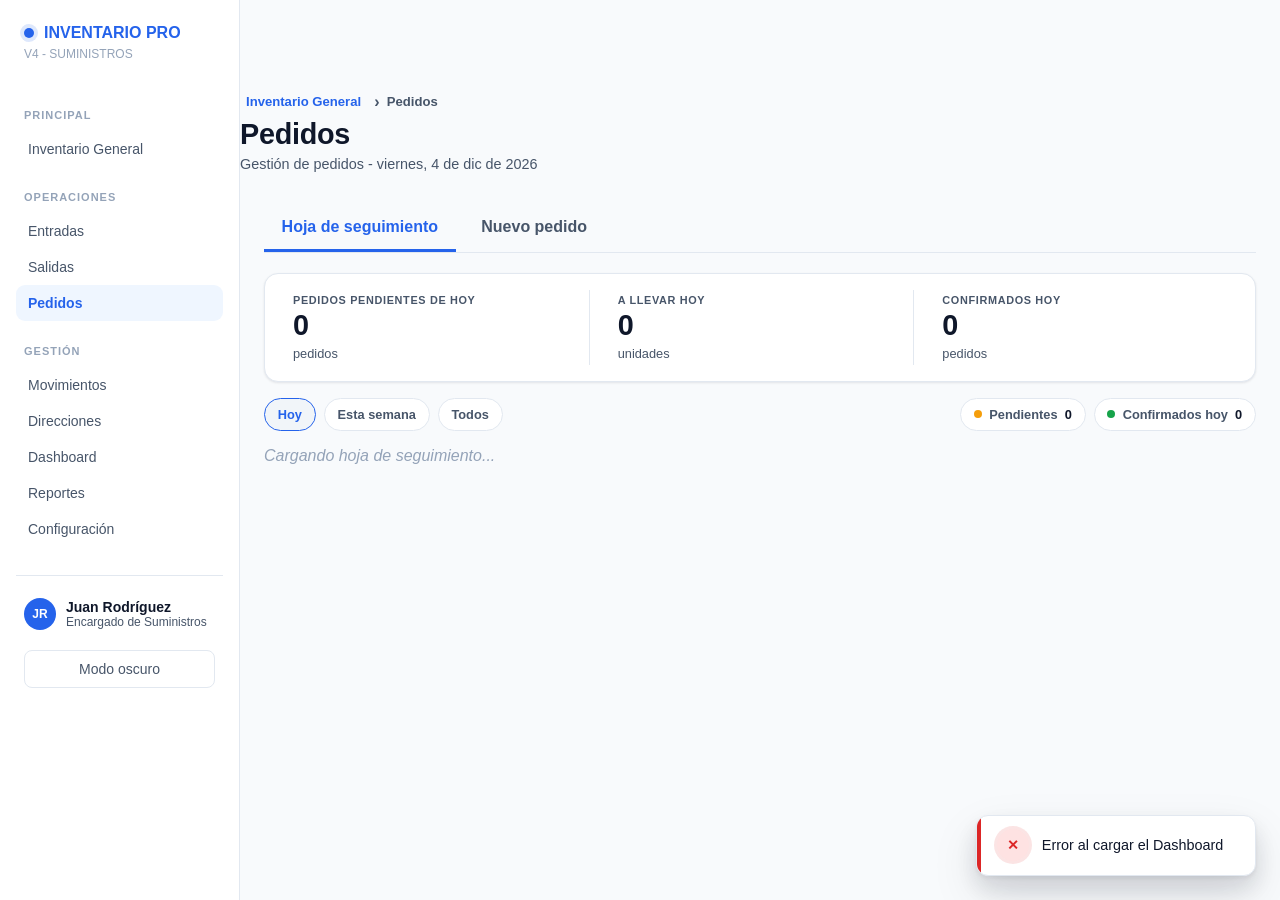
<file: frontend/index.html>
<!DOCTYPE html>
<html lang="es">
<head>
    <meta charset="UTF-8">
    <meta name="viewport" content="width=device-width, initial-scale=1.0">
    <title>InventarioPro</title>

    <!-- CSP: Bloquea scripts maliciosos y restringe orígenes permitidos -->
    <meta http-equiv="Content-Security-Policy" content="default-src 'self'; img-src 'self' data: https://raw.githubusercontent.com https://*.googleusercontent.com https://drive.google.com; script-src 'self' 'unsafe-inline'; style-src 'self' 'unsafe-inline' https://fonts.googleapis.com; font-src 'self' https://fonts.gstatic.com; connect-src 'self' https://script.google.com https://script.googleusercontent.com;">

    <!-- ========================================== -->
    <!-- INVENTARIO PRO — ESTRUCTURA HTML           -->
    <!-- ========================================== -->

    <link rel="icon" href="data:image/svg+xml,<svg xmlns=%22http://www.w3.org/2000/svg%22 viewBox=%220 0 100 100%22><rect width=%22100%22 height=%22100%22 rx=%2220%22 fill=%22%232563eb%22/><path fill=%22%23fff%22 d=%22M50 20l30 17-30 17-30-17zM20 46l27 15.5V87L20 71zM80 46 53 61.5V87l27-16z%22/><path d=%22M41 37l6 6 12-12%22 fill=%22none%22 stroke=%22%232563eb%22 stroke-width=%226%22 stroke-linecap=%22round%22 stroke-linejoin=%22round%22/></svg>">

    <link rel="stylesheet" href="css/style.css">
    <script>
        (function() {
            try {
                var tema = localStorage.getItem('inventario-tema');
                if (tema !== 'dark' && tema !== 'light') {
                    tema = window.matchMedia('(prefers-color-scheme: dark)').matches ? 'dark' : 'light';
                }
                document.documentElement.setAttribute('data-theme', tema);
            } catch (e) {
                document.documentElement.setAttribute('data-theme', 'light');
            }
        })();
    </script>
    <style>
        .breadcrumb { display: flex; align-items: center; flex-wrap: wrap; gap: 0.45rem; font-size: 0.82rem; margin-bottom: 0.45rem; }
        .breadcrumb a { color: var(--accent, #2563eb); text-decoration: none; font-weight: 600; padding: 2px 6px; border-radius: 6px; }
        .breadcrumb a:hover { background: var(--accent-soft, #eff6ff); text-decoration: underline; }
        .breadcrumb-separador { color: var(--text-muted, #94a3b8); font-weight: 700; user-select: none; }
        .breadcrumb-actual { color: var(--text-muted, #64748b); font-weight: 600; }
    </style>
</head>
<body>
<div class="app-layout">

    <!-- SIDEBAR -->
    <aside class="sidebar" id="sidebar">
        <div class="sidebar-brand">
            <div class="sidebar-logo">
                <span class="sidebar-logo-dot"></span>
                <span class="sidebar-logo-text">INVENTARIO PRO</span>
            </div>
            <p class="sidebar-version">V4 - SUMINISTROS</p>
        </div>
        <nav class="sidebar-nav">
            <section class="sidebar-nav-group">
                <h2 class="sidebar-section-title">Principal</h2>
                <!-- ★ Cambio: Se sacó is-active de inventario -->
                <a href="#" class="sidebar-link" data-page="inventario">Inventario General</a>
            </section>
            <section class="sidebar-nav-group">
                <h2 class="sidebar-section-title">Operaciones</h2>
                <a href="#" class="sidebar-link" data-page="entradas">Entradas</a>
                <a href="#" class="sidebar-link" data-page="salidas">Salidas</a>
                <!-- ★ Cambio: Se agregó is-active a pedidos -->
                <a href="#" class="sidebar-link is-active" data-page="pedidos">Pedidos</a>
            </section>
            <section class="sidebar-nav-group">
                <h2 class="sidebar-section-title">Gestión</h2>
                <a href="#" class="sidebar-link" data-page="movimientos">Movimientos</a>
                <a href="#" class="sidebar-link" data-page="direcciones">Direcciones</a>
                <a href="#" class="sidebar-link" data-page="dashboard">Dashboard</a>
                <a href="#" class="sidebar-link" data-page="reportes">Reportes</a>
                <a href="#" class="sidebar-link" data-page="configuracion">Configuración</a>
            </section>
        </nav>
        <div class="sidebar-footer">
            <div class="sidebar-user">
                <div class="sidebar-user-avatar">JR</div>
                <div class="sidebar-user-info">
                    <span class="sidebar-user-name">Juan Rodríguez</span>
                    <span class="sidebar-user-role">Encargado de Suministros</span>
                </div>
            </div>
            <button class="theme-toggle" type="button">Modo oscuro</button>
        </div>
    </aside>

    <!-- CONTENIDO PRINCIPAL -->
    <main class="main-content" style="padding: 0;">

        <!-- ============ PÁGINA: INVENTARIO GENERAL ============ -->
        <!-- ★ Cambio: Se sacó la clase 'activa' -->
        <div id="pagina-inventario" class="pagina">
            <div class="page-header">
                <h1>Inventario General</h1>
                <p class="fecha-hoy">Gestión de artículos y stock</p>
            </div>

            <div style="padding: 0 1.5rem;">
                <div class="toolbar-inventario">
                    <div class="toolbar-left">
                        <div class="buscador-inventario">
                            <span class="icono-buscar">🔍</span>
                            <input type="text" id="inputBusqueda" placeholder="Buscar por nombre, categoría o patrimonio...">
                        </div>
                        <select id="selectUbicacion" class="select-ubicacion">
                            <option value="todos">Todas las categorías</option>
                        </select>
                    </div>
                    <div class="toolbar-right">
                        <button class="btn-exportar" type="button">Exportar</button>
                        <button class="btn-nuevo" type="button">+ Nuevo artículo</button>
                    </div>
                </div>

                <div id="contenedorInventario">
                    <p class="placeholder">Cargando artículos...</p>
                </div>
            </div>
        </div>

        <!-- ============ PÁGINA: ENTRADAS ============ -->
        <div id="pagina-entradas" class="pagina">
            <div class="page-header">
                <div class="breadcrumb">
                    <a href="#" onclick="navegarAPagina('inventario'); return false;">Inventario General</a>
                    <span class="breadcrumb-separador">›</span>
                    <span class="breadcrumb-actual">Entradas</span>
                </div>
                <h1>Entradas de stock</h1>
                <p class="fecha-hoy">Panel de control - <span id="fechaActual"></span></p>
            </div>

            <div class="entradas-wrapper">
                <div class="entradas-form">
                    <h2>Registrar entrada de stock</h2>
                    <form id="formEntrada">
                        <div class="form-group buscador-articulo-group">
                            <label for="inputArticulo">ARTÍCULO *</label>
                            <div class="buscador-wrapper">
                                <input type="text" id="inputArticulo" placeholder="Escribí para buscar..." autocomplete="off" required>
                                <span class="icono-lupa">🔍</span>
                                <ul id="listaArticulosCustom" class="dropdown-lista"></ul>
                            </div>
                            <input type="hidden" id="articuloId" value="">
                        </div>
                        <div class="form-group" id="grupoCantidadEntrada">
                            <div id="avisoPresentacionEntrada" class="aviso-presentacion" hidden>
                                Presentación: <span id="textoPresentacionEntrada"></span>
                            </div>
                            <div class="cantidad-entrada-grid" id="cantidadEntradaGrid">
                                <div id="contenedorPacksEntrada">
                                    <label for="cantidadPacksEntrada" id="labelPacksEntrada">CANTIDAD</label>
                                    <input type="number" id="cantidadPacksEntrada" min="0" value="0">
                                </div>
                                <div>
                                    <label for="cantidadSueltasEntrada">UNIDADES SUELTAS</label>
                                    <input type="number" id="cantidadSueltasEntrada" min="0" value="0">
                                </div>
                            </div>
                            <div id="recuadroCalculoEntrada" class="recuadro-calculo-cantidad">
                                <div class="recuadro-calculo-etiqueta">Total a ingresar al stock</div>
                                <div class="recuadro-calculo-total" id="textoCalculoEntrada">0 unidades</div>
                                <div class="recuadro-calculo-stock" id="textoStockFuturoEntrada">Stock actual: 0 → 0</div>
                            </div>
                            <input type="hidden" id="cantidad" value="0">
                        </div>
                        <div class="form-group">
                            <label for="fechaEntrada">FECHA *</label>
                            <input type="date" id="fechaEntrada" required>
                        </div>
                        <div class="form-group">
                            <label for="proveedor">PROVEEDOR</label>
                            <input type="text" id="proveedor" placeholder="Nombre del proveedor">
                        </div>
                        <div class="form-group">
                            <label for="factura">N° FACTURA / REMITO PROVEEDOR</label>
                            <input type="text" id="factura" placeholder="Ej: FAC-00234">
                        </div>
                        <div class="form-group">
                            <label for="tipoCompra">TIPO DE ORDEN DE COMPRA</label>
                            <input type="text" id="tipoCompra" placeholder="Ej: Orden de Compra, Compra Directa...">
                        </div>
                        <div class="form-group">
                            <label for="observaciones">OBSERVACIONES</label>
                            <textarea id="observaciones" rows="3" placeholder="Notas adicionales..."></textarea>
                        </div>
                        <div class="form-group">
                            <label for="registradoPor">REGISTRADO POR *</label>
                            <input type="text" id="registradoPor" value="Samuel Steves" required>
                        </div>
                        <button type="submit" class="btn-submit" id="btnRegistrar">Registrar entrada</button>
                    </form>
                </div>

                <div class="entradas-sidebar">
                    <div class="vista-previa">
                        <h3>Artículo seleccionado</h3>
                        <div id="vistaPreviaContenido">
                            <p class="placeholder">Seleccioná un artículo para ver su stock actual</p>
                        </div>
                    </div>
                    <div class="ultimas-entradas">
                        <h3>Últimas entradas</h3>
                        <div id="ultimasEntradasContenido">
                            <p class="placeholder">Cargando...</p>
                        </div>
                    </div>
                </div>
            </div>
        </div>

        <!-- ============ PÁGINA: SALIDAS ============ -->
        <div id="pagina-salidas" class="pagina">
            <div class="page-header">
                <div class="breadcrumb">
                    <a href="#" onclick="navegarAPagina('inventario'); return false;">Inventario General</a>
                    <span class="breadcrumb-separador">›</span>
                    <span class="breadcrumb-actual">Salidas</span>
                </div>
                <h1>Salidas de stock</h1>
                <p class="fecha-hoy">Panel de control - <span id="fechaActualSalidas"></span></p>
            </div>

            <div class="salidas-wrapper">
                <div class="salidas-form">
                    <h2>Registrar salida de stock</h2>
                    <form id="formSalida">
                        <div class="form-group buscador-articulo-group">
                            <label for="inputArticuloSalida">ARTÍCULO *</label>
                            <div class="buscador-wrapper">
                                <input type="text" id="inputArticuloSalida" placeholder="Escribí para buscar..." autocomplete="off" required>
                                <span class="icono-lupa">🔍</span>
                                <ul id="listaArticulosCustomSalida" class="dropdown-lista"></ul>
                            </div>
                            <input type="hidden" id="articuloIdSalida" value="">
                        </div>
                       <div class="form-group" id="grupoCantidadSalida">
                            <div id="avisoPresentacionSalida" class="aviso-presentacion" hidden>
                                Stock actual: <span id="textoStockActualSalida"></span>
                            </div>
                            <label for="cantidadUnidadesSalida">CANTIDAD *</label>
                            <div style="display: flex; gap: 0.8rem; align-items: center;">
                                <input type="number" id="cantidadUnidadesSalida" min="1" value="1" required style="flex: 1;">
                                <select id="selectTipoSalida" style="width: auto; min-width: 120px; display: none;">
                                    <option value="unidad">Unidades</option>
                                    <option value="pack" id="optPackSalida">Pack</option>
                                </select>
                            </div>
                            <input type="hidden" id="cantidadSalida" value="1">
                        </div>
                        <div class="form-group">
                            <label for="fechaSalida">FECHA *</label>
                            <input type="date" id="fechaSalida" required>
                        </div>
                        <div class="form-group">
                            <label for="inputDestinoSalida">DESTINO / DIRECCIÓN *</label>
                            <div class="destino-wrapper">
                                <div class="destino-input-wrapper">
                                    <input type="text" id="inputDestinoSalida" placeholder="Buscar dirección..." autocomplete="off" required>
                                    <span class="icono-lupa">🔍</span>
                                    <ul id="listaDestinosCustom" class="dropdown-lista"></ul>
                                </div>
                                <button type="button" class="btn-agregar-direccion" id="btnAgregarDireccion" title="Agregar nueva dirección">
                                    + Nueva
                                </button>
                            </div>
                            <input type="hidden" id="destinoSalida" value="">
                        </div>
                        <div class="form-group">
                            <label for="facturaSalida">N° NOTA / REMITO</label>
                            <input type="text" id="facturaSalida" placeholder="Ej: NOTA-00234">
                        </div>
                        <div class="form-group">
                            <label for="observacionesSalida">OBSERVACIONES</label>
                            <textarea id="observacionesSalida" rows="3" placeholder="Notas adicionales..."></textarea>
                        </div>
                        <div class="form-group">
                            <label for="registradoPorSalida">REGISTRADO POR *</label>
                            <input type="text" id="registradoPorSalida" value="Samuel Steves" required>
                        </div>
                        <button type="submit" class="btn-submit" id="btnRegistrarSalida">Registrar salida</button>
                    </form>
                </div>

                <div class="salidas-sidebar">
                    <div class="vista-previa">
                        <h3>Artículo seleccionado</h3>
                        <div id="vistaPreviaContenidoSalida">
                            <p class="placeholder">Seleccioná un artículo para ver su stock actual</p>
                        </div>
                    </div>
                    <div class="ultimas-salidas">
                        <h3>Últimas salidas</h3>
                        <div id="ultimasSalidasContenido">
                            <p class="placeholder">Cargando...</p>
                        </div>
                    </div>
                </div>
            </div>
        </div>

        <!-- ============ PÁGINA: MOVIMIENTOS ============ -->
        <div id="pagina-movimientos" class="pagina">
            <div class="page-header">
                <div class="breadcrumb">
                    <a href="#" onclick="navegarAPagina('inventario'); return false;">Inventario General</a>
                    <span class="breadcrumb-separador">›</span>
                    <span class="breadcrumb-actual">Movimientos</span>
                </div>
                <h1>Movimientos</h1>
                <p class="fecha-hoy">Historial de entradas y salidas</p>
            </div>

            <div style="padding: 0 1.5rem;">
                <div class="toolbar-movimientos">
                    <div class="toolbar-left">
                        <div class="buscador-inventario">
                            <span class="icono-buscar">🔍</span>
                            <input type="text" id="inputBusquedaMov" placeholder="Buscar por artículo, proveedor, destino...">
                        </div>
                        <select id="selectTipoMov" class="select-ubicacion">
                            <option value="todos">Todos</option>
                            <option value="Entrada">Entradas</option>
                            <option value="Salida">Salidas</option>
                        </select>
                    </div>
                    <div class="toolbar-right">
                        <button class="btn-exportar" id="btnActualizarMov" type="button">🔄 Actualizar</button>
                    </div>
                </div>

                <div id="contenedorMovimientos">
                    <p class="placeholder">Cargando movimientos...</p>
                </div>
            </div>
        </div>

        <!-- ============ PÁGINA: DIRECCIONES ============ -->
        <div id="pagina-direcciones" class="pagina">
            <div class="page-header">
                <div class="breadcrumb">
                    <a href="#" onclick="navegarAPagina('inventario'); return false;">Inventario General</a>
                    <span class="breadcrumb-separador">›</span>
                    <span class="breadcrumb-actual">Direcciones</span>
                </div>
                <h1>Direcciones</h1>
                <p class="fecha-hoy">Destinos que más reciben - <span id="fechaActualDirecciones"></span></p>
            </div>

            <div style="padding: 0 1.5rem;">
                <div class="toolbar-inventario">
                    <div class="toolbar-left">
                        <div class="buscador-inventario">
                            <span class="icono-buscar">🔍</span>
                            <input type="text" id="inputBusquedaDireccion" placeholder="Buscar dirección...">
                        </div>
                        <select id="selectPeriodoDireccion" class="select-ubicacion">
                            <option value="todo">Todo el historial</option>
                            <option value="30dias">Últimos 30 días</option>
                            <option value="3meses">Últimos 3 meses</option>
                            <option value="6meses">Últimos 6 meses</option>
                            <option value="año">Último año</option>
                        </select>
                    </div>
                </div>

                <div class="estadistica-seccion">
                    <h2 class="estadistica-titulo">Ranking Top 10 direcciones</h2>
                    <div id="contenedorRankingDirecciones">
                        <p class="placeholder">Cargando ranking...</p>
                    </div>
                </div>

                <div class="estadistica-seccion" style="margin-top: 2rem;">
                    <h2 class="estadistica-titulo">Detalle por dirección</h2>
                    <p style="color: var(--text-muted); font-size: 0.85rem; margin-bottom: 1rem;">
                        Hacé clic en una dirección para ver el detalle de los artículos entregados.
                    </p>
                    <div id="contenedorDetalleDirecciones">
                        <p class="placeholder">Seleccioná una dirección del ranking</p>
                    </div>
                </div>
            </div>
        </div>

        <!-- ============ PÁGINA: DASHBOARD ============ -->
        <div id="pagina-dashboard" class="pagina">
            <div class="page-header">
                <div class="breadcrumb">
                    <a href="#" onclick="navegarAPagina('inventario'); return false;">Inventario General</a>
                    <span class="breadcrumb-separador">›</span>
                    <span class="breadcrumb-actual">Dashboard</span>
                </div>
                <h1>Dashboard</h1>
                <p class="fecha-hoy">Panel de control - <span id="fechaActualDashboard"></span></p>
            </div>

            <div style="padding: 0 1.5rem;">
                <div class="dashboard-tarjetas">
                    <div class="dashboard-tarjeta">
                        <div class="dashboard-tarjeta-icono">📦</div>
                        <div class="dashboard-tarjeta-info">
                            <span class="dashboard-tarjeta-label">ARTÍCULOS</span>
                            <span class="dashboard-tarjeta-valor" id="dashTotalArticulos">—</span>
                            <span class="dashboard-tarjeta-sub" id="dashCategorias">—</span>
                        </div>
                    </div>

                    <div class="dashboard-tarjeta" onclick="irAStockCritico()" style="cursor: pointer;">
                        <div class="dashboard-tarjeta-icono">⚠️</div>
                        <div class="dashboard-tarjeta-info">
                            <span class="dashboard-tarjeta-label">STOCK CRÍTICO</span>
                            <span class="dashboard-tarjeta-valor" id="dashCriticos">—</span>
                            <span class="dashboard-tarjeta-sub">Requieren reposición</span>
                        </div>
                    </div>

                    <div class="dashboard-tarjeta">
                        <div class="dashboard-tarjeta-icono">⬆️</div>
                        <div class="dashboard-tarjeta-info">
                            <span class="dashboard-tarjeta-label">ENTRADAS DEL MES</span>
                            <span class="dashboard-tarjeta-valor" id="dashEntradasMes">—</span>
                            <span class="dashboard-tarjeta-sub">Total acumulado</span>
                        </div>
                    </div>

                    <div class="dashboard-tarjeta">
                        <div class="dashboard-tarjeta-icono">⬇️</div>
                        <div class="dashboard-tarjeta-info">
                            <span class="dashboard-tarjeta-label">SALIDAS DEL MES</span>
                            <span class="dashboard-tarjeta-valor" id="dashSalidasMes">—</span>
                            <span class="dashboard-tarjeta-sub">Total acumulado</span>
                        </div>
                    </div>
                </div>

                <div class="estadistica-seccion" style="margin-top: 1.5rem;">
                    <h2 class="estadistica-titulo">Acciones rápidas</h2>
                    <div class="dashboard-acciones">
                        <button class="dashboard-btn-accion" data-nav="entradas">
                            <span class="dashboard-btn-icono">⬆️</span>
                            <span>Nueva entrada</span>
                        </button>
                        <button class="dashboard-btn-accion" data-nav="salidas">
                            <span class="dashboard-btn-icono">⬇️</span>
                            <span>Nueva salida</span>
                        </button>
                        <button class="dashboard-btn-accion" data-nav="pedidos">
                            <span class="dashboard-btn-icono">🛒</span>
                            <span>Nuevo pedido</span>
                        </button>
                        <button class="dashboard-btn-accion" data-nav="relevamiento">
                            <span class="dashboard-btn-icono">📋</span>
                            <span>Relevar</span>
                        </button>
                    </div>
                </div>

                <div class="dashboard-grid-2">
                    <div class="estadistica-seccion">
                        <h2 class="estadistica-titulo">Últimos movimientos del día</h2>
                        <div id="dashUltimosMovimientos">
                            <p class="placeholder">Cargando...</p>
                        </div>
                    </div>

                    <div class="estadistica-seccion">
                        <h2 class="estadistica-titulo">Artículos críticos</h2>
                        <div id="dashArticulosCriticos">
                            <p class="placeholder">Cargando...</p>
                        </div>
                    </div>
                </div>

                <div class="estadistica-seccion" style="margin-top: 1.5rem;">
                    <h2 class="estadistica-titulo">Últimas salidas con remito</h2>
                    <div id="dashSalidasConRemito">
                        <p class="placeholder">Cargando...</p>
                    </div>
                </div>
            </div>
        </div>

        <!-- ============ PÁGINA: RELEVAMIENTO ============ -->
        <div id="pagina-relevamiento" class="pagina">
            <div class="page-header">
                <div class="breadcrumb">
                    <a href="#" onclick="navegarAPagina('inventario'); return false;">Inventario General</a>
                    <span class="breadcrumb-separador">›</span>
                    <span class="breadcrumb-actual">Relevamiento</span>
                </div>
                <h1>Relevamiento de stock</h1>
                <p class="fecha-hoy">Ajuste de inventario físico - <span id="fechaActualRelevamiento"></span></p>
            </div>

            <div class="relevamiento-wrapper">
                <div class="relevamiento-form">
                    <h2>Registrar relevamiento</h2>
                    <form id="formRelevamiento">
                        <div class="form-group buscador-articulo-group">
                            <label for="inputArticuloRelevamiento">ARTÍCULO *</label>
                            <div class="buscador-wrapper">
                                <input type="text" id="inputArticuloRelevamiento" placeholder="Escribí para buscar..." autocomplete="off" required>
                                <span class="icono-lupa">🔍</span>
                                <ul id="listaArticulosCustomRelevamiento" class="dropdown-lista"></ul>
                            </div>
                            <input type="hidden" id="articuloIdRelevamiento" value="">
                        </div>

                        <div class="form-group">
                            <label for="stockSistema">STOCK DEL SISTEMA</label>
                            <input type="text" id="stockSistema" value="—" readonly style="background: var(--bg-hover); cursor: not-allowed;">
                        </div>

                        <div class="form-group">
                            <label for="stockReal">STOCK REAL CONTADO *</label>
                            <input type="number" id="stockReal" min="0" value="" placeholder="Ingresá el stock contado físicamente" required>
                        </div>

                        <div class="form-group">
                            <label for="diferencia">DIFERENCIA</label>
                            <input type="text" id="diferencia" value="—" readonly style="background: var(--bg-hover); cursor: not-allowed; font-weight: 700;">
                        </div>

                        <div class="form-group">
                            <label for="observacionesRelevamiento">OBSERVACIÓN</label>
                            <textarea id="observacionesRelevamiento" rows="3" placeholder="Motivo del ajuste (opcional)..."></textarea>
                        </div>

                        <div class="form-group">
                            <label for="registradoPorRelevamiento">REGISTRADO POR *</label>
                            <input type="text" id="registradoPorRelevamiento" value="Samuel Steves" required>
                        </div>

                        <button type="submit" class="btn-submit" id="btnRegistrarRelevamiento">Registrar relevamiento</button>
                    </form>
                </div>

                <div class="relevamiento-sidebar">
                    <div class="vista-previa">
                        <h3>Artículo seleccionado</h3>
                        <div id="vistaPreviaContenidoRelevamiento">
                            <p class="placeholder">Seleccioná un artículo para ver su stock actual</p>
                        </div>
                    </div>
                </div>
            </div>
        </div>

        <!-- ============ PÁGINA: PEDIDOS ============ -->
        <!-- ★ Cambio: Se agregó la clase 'activa' acá -->
        <div id="pagina-pedidos" class="pagina activa">
            <div class="page-header">
                <div class="breadcrumb">
                    <a href="#" onclick="navegarAPagina('inventario'); return false;">Inventario General</a>
                    <span class="breadcrumb-separador">›</span>
                    <span class="breadcrumb-actual">Pedidos</span>
                </div>
                <h1>Pedidos</h1>
                <p class="fecha-hoy">Gestión de pedidos - <span id="fechaActualPedidos"></span></p>
            </div>
            <div class="pedidos-contenido">
                <!-- ★ Pestañas en el orden solicitado -->
                <div class="pedidos-tabs" role="tablist" aria-label="Secciones de pedidos">
                    <button type="button" class="pedidos-tab activo" id="tabSeguimientoPedidos" role="tab" aria-selected="true" aria-controls="pedidosTabSeguimiento" data-tab-pedidos="seguimiento">Hoja de seguimiento</button>
                    <button type="button" class="pedidos-tab" id="tabNuevoPedido" role="tab" aria-selected="false" aria-controls="pedidosTabNuevo" data-tab-pedidos="nuevo">Nuevo pedido</button>
                </div>

                <!-- SECCIÓN NUEVO PEDIDO -->
                <section id="pedidosTabNuevo" class="pedidos-tab-panel" role="tabpanel" aria-labelledby="tabNuevoPedido" hidden>
                    <div class="pedidos-grid">
                        <div class="pedidos-form">
                            <h2>Datos del pedido</h2>
                            <form id="formPedido">
                                <div class="form-group buscador-articulo-group">
                                    <label for="inputDireccionPedido">DIRECCIÓN SOLICITANTE *</label>
                                    <div class="buscador-wrapper">
                                        <input type="text" id="inputDireccionPedido" placeholder="Buscar dirección..." autocomplete="off" required>
                                        <span class="icono-lupa">🔍</span>
                                        <ul id="listaDireccionesPedido" class="dropdown-lista"></ul>
                                    </div>
                                    <input type="hidden" id="direccionPedido" value="">
                                </div>
                                <div class="form-group">
                                    <label for="directorPedido">SOLICITADO POR</label>
                                    <input type="text" id="directorPedido" placeholder="Nombre del solicitante">
                                </div>
                                <div class="form-group">
                                    <label for="referenciaPedido">REFERENCIA / MOTIVO</label>
                                    <input type="text" id="referenciaPedido" placeholder="Ej: Reposición mensual">
                                </div>
                                <div class="form-group buscador-articulo-group">
                                    <label for="inputArticuloPedido">AGREGAR ARTÍCULO AL CARRITO</label>
                                    <div class="buscador-wrapper">
                                        <input type="text" id="inputArticuloPedido" placeholder="Buscar artículo..." autocomplete="off">
                                        <span class="icono-lupa">🔍</span>
                                        <ul id="listaArticulosPedido" class="dropdown-lista"></ul>
                                    </div>
                                </div>
                                <div id="carritoPedido" class="carrito-contenedor">
                                    <p class="placeholder">El carrito está vacío. Buscá un artículo arriba para agregarlo.</p>
                                </div>
                                <div class="carrito-resumen">
                                    <div class="carrito-total-bloque">
                                        <span class="carrito-total-label">TOTAL DEL PEDIDO</span>
                                        <strong><span id="carritoTotal">0</span> unidades</strong>
                                    </div>
                                    <button type="submit" class="btn-submit" id="btnConfirmarPedido">Confirmar pedido →</button>
                                </div>
                            </form>
                        </div>
                        <aside class="pedidos-sidebar">
                            <div class="estadistica-seccion">
                                <h2 class="estadistica-titulo">Pedidos recientes</h2>
                                <div id="listaPedidosRecientes">
                                    <p class="placeholder">Cargando pedidos...</p>
                                </div>
                            </div>
                        </aside>
                    </div>
                </section>

                <!-- SECCIÓN SEGUIMIENTO -->
                <section id="pedidosTabSeguimiento" class="pedidos-tab-panel" role="tabpanel" aria-labelledby="tabSeguimientoPedidos">
                    <div class="pedidos-resumen-tira" aria-live="polite">
                        <div class="pedidos-resumen-item">
                            <span class="pedidos-resumen-label">PEDIDOS PENDIENTES DE HOY</span>
                            <strong id="pedidosPendientesHoy">0</strong>
                            <span>pedidos</span>
                        </div>
                        <div class="pedidos-resumen-item">
                            <span class="pedidos-resumen-label">A LLEVAR HOY</span>
                            <strong id="pedidosUnidadesHoy">0</strong>
                            <span>unidades</span>
                        </div>
                        <div class="pedidos-resumen-item">
                            <span class="pedidos-resumen-label">CONFIRMADOS HOY</span>
                            <strong id="pedidosConfirmadosHoy">0</strong>
                            <span>pedidos</span>
                        </div>
                    </div>

                    <div class="pedidos-filtros">
                        <div class="pedidos-filtros-fecha" role="group" aria-label="Filtrar por fecha">
                            <button type="button" class="pedidos-chip activo" data-filtro-fecha="hoy">Hoy</button>
                            <button type="button" class="pedidos-chip" data-filtro-fecha="semana">Esta semana</button>
                            <button type="button" class="pedidos-chip" data-filtro-fecha="todos">Todos</button>
                        </div>
                        <div class="pedidos-filtros-estado" role="group" aria-label="Filtrar por estado">
                            <button type="button" class="pedidos-chip pedidos-chip-estado" data-filtro-estado="Pendiente">
                                <span class="pedidos-punto pendiente"></span>Pendientes <strong id="contadorPendientes">0</strong>
                            </button>
                            <button type="button" class="pedidos-chip pedidos-chip-estado" data-filtro-estado="Confirmado">
                                <span class="pedidos-punto confirmado"></span>Confirmados hoy <strong id="contadorConfirmadosHoy">0</strong>
                            </button>
                        </div>
                    </div>

                    <div id="contenedorHojaSeguimiento" class="pedidos-hoja-contenedor">
                        <p class="placeholder">Cargando hoja de seguimiento...</p>
                    </div>
                </section>

                <section id="detallePedidoSeccion" class="estadistica-seccion pedidos-detalle-seccion" hidden>
                    <h2 class="estadistica-titulo">Detalle del pedido</h2>
                    <div id="detallePedido">
                        <p class="placeholder">Seleccioná un pedido para ver el detalle.</p>
                    </div>
                </section>
            </div>
        </div>
        <!-- ★ FIN PEDIDOS -->

        <!-- OTRAS PÁGINAS -->
        <div id="pagina-reportes" class="pagina">
            <div class="page-header">
                <h1>Reportes</h1>
                <p class="fecha-hoy">Análisis y estadísticas</p>
            </div>

            <section class="estadistica-seccion" style="margin-bottom: 1.5rem;">
                <h2 class="estadistica-titulo">Filtros del Reporte</h2>
                <div class="reportes-filtros" style="display: grid; grid-template-columns: repeat(auto-fit, minmax(200px, 1fr)); gap: 1rem; flex-wrap: wrap; align-items: end;">
                    <div class="form-group" style="margin-bottom: 0;">
                        <label for="reporteFechaDesde">Desde</label>
                        <input type="date" id="reporteFechaDesde" class="form-input">
                    </div>
                    <div class="form-group" style="margin-bottom: 0;">
                        <label for="reporteFechaHasta">Hasta</label>
                        <input type="date" id="reporteFechaHasta" class="form-input">
                    </div>
                    <div class="form-group" style="margin-bottom: 0;">
                        <label for="reporteCategoria">Categoría</label>
                        <select id="reporteCategoria" class="form-input">
                            <option value="">Todas las categorías</option>
                        </select>
                    </div>
                    <div class="form-group" style="margin-bottom: 0;">
                        <label for="reporteDireccion">Dirección</label>
                        <select id="reporteDireccion" class="form-input">
                            <option value="">Todas las direcciones</option>
                        </select>
                    </div>
                    <div class="form-group" style="margin-bottom: 0; display: flex; gap: 1rem; align-items: center; flex-wrap: wrap;">
                        <button type="button" id="btnGenerarReporte" class="btn-submit">Generar Reporte</button>
                        <button type="button" id="btnExportarExcel" class="btn-exportar">📊 Exportar a Excel</button>
                    </div>
                </div>
            </section>

            <div id="contenedorResultadosReportes" class="inventario-tabla-wrapper" style="min-height: 300px;">
                <div style="display: flex; align-items: center; justify-content: center; height: 100%; min-height: 300px;">
                    <p class="placeholder">Seleccioná los filtros y generá el reporte.</p>
                </div>
            </div>
        </div>
        <div id="pagina-configuracion" class="pagina">
            <div class="page-header"><h1>Configuración</h1><p class="fecha-hoy">Ajustes</p></div>
            <p class="placeholder" style="padding:1.5rem;">Próximamente.</p>
        </div>

    </main>
</div>

<!-- TOAST Y CARTEL -->
<div id="toast" class="toast" role="alert" aria-live="polite">
    <div class="toast-icono">✓</div>
    <div class="toast-mensaje"></div>
</div>

<div id="cartelAccion" class="cartel-accion" role="status" aria-live="polite">
    <div class="cartel-icono" id="cartelIcono">✓</div>
    <div class="cartel-texto">
        <div class="cartel-titulo" id="cartelTitulo"></div>
        <div class="cartel-subtitulo" id="cartelSubtitulo"></div>
    </div>
    <div class="cartel-progreso"></div>
</div>

<!-- MODAL DIRECCIÓN -->
<div id="modalNuevaDireccion" class="modal-overlay" style="display: none;">
    <div class="modal-contenido">
        <div class="modal-header">
            <h3>Agregar nueva dirección</h3>
            <button type="button" class="modal-cerrar" id="cerrarModalDireccion">✕</button>
        </div>
        <div class="modal-body">
            <div class="form-group">
                <label for="nuevaDireccionNombre">NOMBRE *</label>
                <input type="text" id="nuevaDireccionNombre" placeholder="Ej: Dirección de Sistemas">
            </div>
            <div class="form-group">
                <label for="nuevaDireccionTipo">TIPO</label>
                <select id="nuevaDireccionTipo">
                    <option value="Dirección">Dirección</option>
                    <option value="Dirección Provincial">Dirección Provincial</option>
                    <option value="Dirección General">Dirección General</option>
                    <option value="Subsecretaría">Subsecretaría</option>
                    <option value="Ministerio">Ministerio</option>
                    <option value="Unidad">Unidad</option>
                </select>
            </div>
            <div class="form-group">
                <label for="nuevaDireccionSuperior">DEPENDENCIA SUPERIOR</label>
                <input type="text" id="nuevaDireccionSuperior" placeholder="Ej: Subsecretaría de Transporte Terrestre">
            </div>
            <p class="modal-error" id="modalDireccionError"></p>
        </div>
        <div class="modal-footer">
            <button type="button" class="btn-cancelar" id="cancelarModalDireccion">Cancelar</button>
            <button type="button" class="btn-guardar" id="guardarModalDireccion">Guardar dirección</button>
        </div>
    </div>
</div>

<!-- MODAL NUEVO ARTÍCULO -->
<div id="modalNuevoArticulo" class="modal-overlay" style="display:none;">
    <div class="modal-contenido">
        <div class="modal-header">
            <h3>Nuevo artículo</h3>
            <button type="button" class="modal-cerrar" id="cerrarModalArticulo">✕</button>
        </div>
        <div class="modal-body">
            <div class="form-group">
                <label for="nuevoArtNombre">NOMBRE *</label>
                <input type="text" id="nuevoArtNombre" placeholder="Ej: Libreta A4">
            </div>
            <div style="display:grid; grid-template-columns: 2fr 1fr; gap:1rem;">
                <div class="form-group">
                    <label for="nuevoArtCategoria">CATEGORÍA *</label>
                    <input type="text" id="nuevoArtCategoria" placeholder="Ej: Librería" list="listaCategorias">
                    <datalist id="listaCategorias"></datalist>
                </div>
                <div class="form-group">
                    <label for="nuevoArtImagen">EMOJI</label>
                    <input type="text" id="nuevoArtImagen" value="📦" maxlength="8" style="text-align:center; font-size:1.4rem;">
                </div>
            </div>
            <div style="display:grid; grid-template-columns: 2fr 1fr; gap:1rem;">
                <div class="form-group">
                    <label for="nuevoArtUnidad">UNIDAD DE MEDIDA *</label>
                    <select id="nuevoArtUnidad">
                        <option value="Unidad">Unidad</option>
                        <option value="Caja">Caja</option>
                        <option value="Pack">Pack</option>
                        <option value="Resma">Resma</option>
                        <option value="Frasco">Frasco</option>
                        <option value="Docena">Docena</option>
                    </select>
                </div>
                <div class="form-group">
                    <label for="nuevoArtMultiplicador">MULTIPLICADOR *</label>
                    <input type="number" id="nuevoArtMultiplicador" value="1" min="1">
                </div>
            </div>
            <p id="nuevoArtEquivalencia" style="font-size:0.8rem; color:var(--text-muted); margin-top:-0.8rem; margin-bottom:1rem;">
                1 Unidad = 1 unidad
            </p>
            <div id="nuevoArtBloqueCantidad">
                <div class="form-group">
                    <label for="nuevoArtCantidad">CANTIDAD QUE INGRESA *</label>
                    <div style="display:flex; align-items:center; gap:0.5rem;">
                        <input type="number" id="nuevoArtCantidad" value="1" min="1" style="flex:1;">
                        <span id="nuevoArtCantidadUnidad" style="color:var(--text-muted); font-size:0.9rem;">unidades</span>
                    </div>
                </div>
                <div id="nuevoArtTotalCaja" style="padding: 0.75rem 1rem; background: var(--accent-soft); border-left: 3px solid var(--accent); border-radius: 6px; margin-bottom: 1.25rem; font-size: 0.9rem; color: var(--text);">
                    <strong>📦 Ingresarán 1 unidad</strong>
                </div>
            </div>
            <div style="display:grid; grid-template-columns: 1fr 1fr; gap:1rem;">
                <div class="form-group">
                    <label for="nuevoArtStockMin">STOCK MÍNIMO</label>
                    <input type="number" id="nuevoArtStockMin" value="0" min="0">
                </div>
                <div class="form-group">
                    <label for="nuevoArtStockCritico">STOCK CRÍTICO</label>
                    <input type="number" id="nuevoArtStockCritico" value="0" min="0">
                </div>
            </div>
            <div class="form-group">
                <label for="nuevoArtObservaciones">OBSERVACIONES</label>
                <textarea id="nuevoArtObservaciones" rows="2" placeholder="Notas (opcional)..."></textarea>
            </div>
            <div id="nuevoArtAvisoEntrada" style="display:none; padding:0.8rem; background:var(--accent-soft); border-left:3px solid var(--accent); border-radius:6px; margin-top:0.5rem;">
                <p style="font-size:0.82rem; color:var(--text-muted); margin:0;">
                    📦 Al guardar también se registrará la entrada al stock.
                </p>
            </div>
            <p class="modal-error" id="nuevoArtError"></p>
        </div>
        <div class="modal-footer">
            <button type="button" class="btn-cancelar" id="cancelarModalArticulo">Cancelar</button>
            <button type="button" class="btn-guardar" id="guardarModalArticulo">Crear artículo</button>
        </div>
    </div>
</div>

<!-- MODAL EDITAR ARTÍCULO -->
<div id="modalEditarArticulo" class="modal-overlay" style="display:none;">
    <div class="modal-contenido">
        <div class="modal-header">
            <h3>Editar artículo</h3>
            <button type="button" class="modal-cerrar" onclick="document.getElementById('modalEditarArticulo').style.display='none'">✕</button>
        </div>
        <div class="modal-body">
            <input type="hidden" id="editArtId">
            <div class="form-group">
                <label>NOMBRE *</label>
                <input type="text" id="editArtNombre" placeholder="Ej: Libreta A4">
            </div>
            
            <div style="display:grid; grid-template-columns: 2fr 1fr; gap:1rem;">
                <div class="form-group">
                    <label>CATEGORÍA *</label>
                    <input type="text" id="editArtCategoria" list="listaCategorias">
                </div>
                <div class="form-group">
                    <label>UNIDAD DE MEDIDA *</label>
                    <select id="editArtUnidad">
                        <option value="Unidad">Unidad</option>
                        <option value="Caja">Caja</option>
                        <option value="Pack">Pack</option>
                        <option value="Resma">Resma</option>
                        <option value="Frasco">Frasco</option>
                        <option value="Docena">Docena</option>
                    </select>
                </div>
            </div>

            <div style="display:grid; grid-template-columns: 1fr 1fr; gap:1rem;">
                <div class="form-group">
                    <label>MULTIPLICADOR *</label>
                    <input type="number" id="editArtMultiplicador" min="1" value="1">
                </div>
                <div class="form-group">
                    <label>STOCK MÍNIMO</label>
                    <input type="number" id="editArtStockMin" min="0" value="0">
                </div>
            </div>

            <!-- SECCIÓN FOTO -->
            <div class="form-group" style="background: var(--bg-hover); padding: 10px; border-radius: 8px; border: 1px dashed var(--border);">
                <label>FOTO DEL ARTÍCULO</label>
                <div style="display:flex; align-items:center; gap: 10px; margin-bottom: 10px;">
                    <div id="editArtImagenPreview" style="width: 50px; height: 50px; border-radius: 6px; background: var(--bg-card); display: flex; align-items: center; justify-content: center; font-size: 1.5rem; overflow: hidden;">
                        📦
                    </div>
                    <div style="flex: 1;">
                        <input type="file" id="editArtImagenFile" accept="image/*" capture="environment" style="font-size: 0.85rem; width: 100%;">
                        <p style="font-size: 0.75rem; color: var(--text-muted); margin-top: 4px;">Sacá una foto o subí una imagen (se achicará automáticamente).</p>
                    </div>
                </div>
            </div>

            <div class="form-group">
                <label>OBSERVACIONES</label>
                <textarea id="editArtObservaciones" rows="2"></textarea>
            </div>
            <p class="modal-error" id="editArtError" style="color: red;"></p>
        </div>
        <div class="modal-footer">
            <button type="button" class="btn-cancelar" onclick="document.getElementById('modalEditarArticulo').style.display='none'">Cancelar</button>
            <button type="button" class="btn-guardar" id="btnGuardarEdicionArticulo" onclick="guardarEdicionArticulo()">Guardar cambios</button>
        </div>
    </div>
</div>

<!-- SCRIPTS -->
<script src="js/Config.js"></script>
<script src="js/services/ApiService.js"></script>
<script src="js/services/ArticulosService.js"></script>
<script src="js/sidebar.js"></script>
<script src="js/script.js"></script>

<script>
    if (typeof window.navegarAPagina !== 'function') {
        window.navegarAPagina = function (pagina) {
            var link = document.querySelector('.sidebar-link[data-page="' + pagina + '"]');
            if (link) { link.click(); }
        };
    }
</script>

</body>
</html>
</file>
<file: frontend/css/style.css>
/* ============================================================
   INVENTARIO PRO — HOJA DE ESTILOS
   ============================================================
   ÍNDICE DE CONTENIDO:

   01. FUENTE
   02. RESET
   03. VARIABLES — TEMA CLARO (default)
   03b. VARIABLES — TEMA OSCURO
   04. CUERPO
   05. LAYOUT PRINCIPAL (grid sidebar + contenido)
   06. SIDEBAR (navegación lateral + versión colapsada)
   07. TOPBAR (barra superior)
   08. BOTONES GENERALES
   09. CONTENIDO PRINCIPAL Y PÁGINAS
   10. CABECERA DE PÁGINA
   11. ENTRADAS Y SALIDAS — LAYOUT (2 columnas)
   12. PANELES LATERALES
   13. FORMULARIOS
   14. BUSCADOR DE ARTÍCULOS CON DROPDOWN
   15. BADGES
   16. TABLA DE INVENTARIO GENERAL
   17. BOTONES DE ACCIÓN DE LA TABLA
   18. TOOLBAR DE INVENTARIO
   19. BUSCADOR DE INVENTARIO
   20. SELECT DE CATEGORÍAS
   21. BOTONES DE TOOLBAR
   22. MOVIMIENTOS — COLUMNAS PROPORCIONALES
   23. OVERLAY DEL MENÚ (móvil)
   24. UTILIDADES
   25. RESPONSIVE GENERAL (móvil ≤768px)
   26. TOAST — NOTIFICACIONES FLOTANTES
   27. RELEVAMIENTO — LAYOUT (2 columnas)
   28. MENÚ DESPLEGABLE DE ACCIONES
   29. ESTADÍSTICAS — SECCIONES Y TÍTULOS
   30. DIRECCIONES — RANKING TOP 10
   31. DIRECCIONES — DETALLE (acordeón)
   32. FORMULARIO SALIDAS — Campo Destino
   33. MODAL — Agregar nueva dirección
   34. DASHBOARD — Tarjetas y acciones rápidas
   35. PEDIDOS — Layout, carrito, seguimiento
   36. CARTEL DE ACCIÓN — Confirmaciones grandes
   ============================================================ */

/* =========================================
   01. FUENTE
   ========================================= */
@import url('https://fonts.googleapis.com/css2?family=Inter:wght@400;500;600;700;800&display=swap');

/* =========================================
   02. RESET
   ========================================= */
* {
    margin: 0;
    padding: 0;
    box-sizing: border-box;
}

/* =========================================
   03. VARIABLES — TEMA CLARO (default)
   ========================================= */
:root,
[data-theme="light"] {
    --bg: #f8fafc;
    --bg-card: #ffffff;
    --bg-input: #ffffff;
    --bg-hover: #f1f5f9;
    --border: #e2e8f0;
    --text: #0f172a;
    --text-muted: #475569;
    --text-soft: #94a3b8;

    --accent: #2563eb;
    --accent-hover: #1d4ed8;
    --accent-soft: #eff6ff;
    --accent-border: #bfdbfe;

    --sidebar-bg: #ffffff;
    --sidebar-hover: #f1f5f9;
    --sidebar-active: #2563eb;
    --sidebar-active-bg: #eff6ff;
    --sidebar-text: #0f172a;
    --sidebar-text-muted: #475569;
    --sidebar-border: #e2e8f0;
    --sidebar-btn-bg: #ffffff;

    --shadow-sm: 0 1px 2px rgba(15, 23, 42, .04), 0 1px 3px rgba(15, 23, 42, .06);
    --shadow-md: 0 1px 3px rgba(15, 23, 42, .06), 0 4px 12px rgba(15, 23, 42, .05);

    --space-xs: 0.5rem;
    --space-sm: 0.85rem;
    --space-md: 1.5rem;
    --space-lg: 2rem;
    --space-xl: 2.5rem;

    --radius-sm: 8px;
    --radius-md: 12px;
    --radius-lg: 16px;

    --content-max-width: 1400px;
}

/* =========================================
   03b. VARIABLES — TEMA OSCURO
   ========================================= */
[data-theme="dark"] {
    --bg: #0f172a;
    --bg-card: #1e293b;
    --bg-input: #1e293b;
    --bg-hover: #334155;
    --border: #334155;
    --text: #f1f5f9;
    --text-muted: #cbd5e1;
    --text-soft: #94a3b8;

    --accent: #3b82f6;
    --accent-hover: #2563eb;
    --accent-soft: rgba(59, 130, 246, .15);
    --accent-border: rgba(59, 130, 246, .35);

    --sidebar-bg: #1e293b;
    --sidebar-hover: #334155;
    --sidebar-active: #3b82f6;
    --sidebar-active-bg: rgba(59, 130, 246, .15);
    --sidebar-text: #f1f5f9;
    --sidebar-text-muted: #cbd5e1;
    --sidebar-border: #334155;
    --sidebar-btn-bg: #1e293b;

    --shadow-sm: 0 1px 2px rgba(0, 0, 0, .25), 0 1px 3px rgba(0, 0, 0, .35);
    --shadow-md: 0 1px 3px rgba(0, 0, 0, .30), 0 4px 12px rgba(0, 0, 0, .25);
}

/* =========================================
   04. CUERPO
   ========================================= */
body {
    min-height: 100vh;
    font-family: 'Inter', sans-serif;
    background: var(--bg);
    color: var(--text);
    -webkit-font-smoothing: antialiased;
}

/* =========================================
   05. LAYOUT PRINCIPAL
   ========================================= */
.app-layout {
    display: grid;
    grid-template-columns: 240px minmax(0, 1fr);
    grid-template-rows: 92px minmax(0, 1fr);
    grid-template-areas: 'sidebar topbar' 'sidebar main';
    min-height: 100vh;
    transition: grid-template-columns 0.3s ease;
}

.app-layout.sidebar-collapsed {
    grid-template-columns: 70px minmax(0, 1fr);
}

/* =========================================
   06. SIDEBAR
   ========================================= */
.sidebar {
    grid-area: sidebar;
    position: sticky;
    top: 0;
    display: flex;
    flex-direction: column;
    gap: 28px;
    height: 100vh;
    padding: 24px 16px;
    background: var(--sidebar-bg);
    border-right: 1px solid var(--sidebar-border);
    transition: background-color 0.3s, transform 0.3s ease, margin-left 0.3s ease;
}

.sidebar.hidden {
    transform: translateX(-100%);
    margin-left: -240px;
}

.sidebar-logo {
    display: flex;
    align-items: center;
    gap: 10px;
    padding: 0 8px;
}

.sidebar-logo-dot {
    width: 10px;
    height: 10px;
    border-radius: 50%;
    background: var(--accent);
    box-shadow: 0 0 0 4px rgba(37, 99, 235, .15);
    flex-shrink: 0;
}

.sidebar-logo-text {
    font-size: 16px;
    font-weight: 700;
    color: var(--accent);
    white-space: nowrap;
}

.sidebar-version {
    color: var(--text-soft);
    font-size: 12px;
    margin-top: 5px;
    padding: 0 8px;
}

.sidebar-section-title {
    color: var(--text-soft);
    font-size: 11px;
    font-weight: 700;
    text-transform: uppercase;
    letter-spacing: 1px;
    padding: 20px 8px 10px 8px;
    margin: 0;
    white-space: nowrap;
}

.sidebar-nav {
    display: flex;
    flex-direction: column;
    gap: 4px;
    overflow-y: auto;
}

.sidebar-link {
    display: flex;
    align-items: center;
    gap: 12px;
    padding: 10px 12px;
    color: var(--sidebar-text-muted);
    border-radius: 9px;
    font-size: 14px;
    font-weight: 500;
    text-decoration: none;
    white-space: nowrap;
    transition: background 0.2s, color 0.2s;
}

.sidebar-link:hover {
    background: var(--sidebar-hover);
    color: var(--text);
}

.sidebar-link.is-active {
    background: var(--sidebar-active-bg);
    color: var(--accent);
    font-weight: 600;
}

.sidebar-footer {
    padding-top: 12px;
    border-top: 1px solid var(--sidebar-border);
}

.sidebar-user {
    display: flex;
    align-items: center;
    gap: 10px;
    padding: 10px 8px;
}

.sidebar-user-avatar {
    display: flex;
    align-items: center;
    justify-content: center;
    width: 32px;
    height: 32px;
    background: var(--accent);
    color: #ffffff;
    border-radius: 50%;
    font-weight: 700;
    font-size: 12px;
    flex-shrink: 0;
}

.sidebar-user-info {
    display: flex;
    flex-direction: column;
    min-width: 0;
}

.sidebar-user-name {
    font-size: 14px;
    font-weight: 700;
    color: var(--sidebar-text);
    white-space: nowrap;
}

.sidebar-user-role {
    font-size: 12px;
    color: var(--sidebar-text-muted);
    white-space: nowrap;
}

.theme-toggle {
    width: calc(100% - 16px);
    margin: 10px 8px;
    background: var(--sidebar-btn-bg);
    border: 1px solid var(--sidebar-border);
    color: var(--sidebar-text-muted);
    border-radius: 8px;
    padding: 10px 15px;
    display: flex;
    align-items: center;
    justify-content: center;
    gap: 10px;
    cursor: pointer;
    font-weight: 500;
    font-size: 14px;
    font-family: inherit;
    transition: background 0.2s;
}

.theme-toggle:hover {
    background: var(--sidebar-hover);
}

/* Sidebar — versión colapsada (desktop) */
.sidebar.collapsed {
    width: 70px;
    padding: 24px 8px;
}

.sidebar.collapsed .sidebar-logo-text,
.sidebar.collapsed .sidebar-version,
.sidebar.collapsed .sidebar-section-title,
.sidebar.collapsed .sidebar-user-name,
.sidebar.collapsed .sidebar-user-role,
.sidebar.collapsed .theme-toggle span {
    display: none;
}

.sidebar.collapsed .sidebar-logo,
.sidebar.collapsed .sidebar-link,
.sidebar.collapsed .sidebar-user,
.sidebar.collapsed .theme-toggle {
    justify-content: center;
    padding-left: 0;
    padding-right: 0;
    text-align: center;
}

.sidebar.collapsed .sidebar-logo {
    padding: 0;
}

.sidebar.collapsed .theme-toggle {
    width: 100%;
    margin: 10px 0;
}

.sidebar.collapsed .sidebar-link span,
.sidebar.collapsed .sidebar-link {
    font-size: 0 !important;
    padding: 12px 0 !important;
    justify-content: center !important;
}

.sidebar.collapsed .sidebar-link {
    width: 100%;
    display: flex;
    align-items: center;
}

.sidebar.collapsed .sidebar-link svg {
    margin: 0 auto;
    display: block;
}

.sidebar.collapsed .sidebar-user-info,
.sidebar.collapsed .theme-toggle span {
    display: none !important;
}

.sidebar .topbar-menu-btn {
    align-self: flex-end;
    margin: -6px 0 -18px;
}

.sidebar.collapsed .topbar-menu-btn {
    align-self: center;
    margin: 0;
}

/* =========================================
   07. TOPBAR
   ========================================= */
.topbar {
    grid-area: topbar;
    position: sticky;
    top: 0;
    z-index: 10;
    display: flex;
    align-items: center;
    gap: 24px;
    padding: 12px 32px;
    background: var(--bg-card);
    border-bottom: 1px solid var(--border);
}

.topbar-menu-btn {
    display: inline-flex !important;
    align-items: center;
    justify-content: center;
    padding: 8px;
    color: var(--text-muted);
    background: none;
    border: 0;
    border-radius: 8px;
    cursor: pointer;
    transition: background 0.2s, color 0.2s;
}

.topbar-menu-btn:hover {
    background: var(--bg-hover);
    color: var(--text);
}

.topbar-title h1 {
    color: var(--text);
    font-size: 17px;
    font-weight: 600;
}

.topbar-title p {
    margin-top: 2px;
    color: var(--text-muted);
    font-size: 12px;
}

.topbar-actions {
    display: flex;
    gap: 10px;
    margin-left: auto;
}

/* =========================================
   08. BOTONES GENERALES
   ========================================= */
.btn {
    padding: 9px 16px;
    border: 1px solid transparent;
    border-radius: 8px;
    font-weight: 500;
    font-size: 13px;
    font-family: inherit;
    cursor: pointer;
    transition: 0.2s;
}

.btn-ghost {
    color: var(--text-muted);
    background: var(--bg-card);
    border-color: var(--border);
}

.btn-ghost:hover {
    color: var(--accent);
    border-color: var(--accent-border);
    background: var(--accent-soft);
}

.btn-primary,
.btn-submit {
    color: #ffffff;
    background: var(--accent);
    border: none;
    border-radius: 8px;
}

.btn-primary:hover,
.btn-submit:hover {
    background: var(--accent-hover);
}

.btn-submit {
    padding: 0.7rem 1.5rem;
    font-weight: 600;
    cursor: pointer;
    width: 100%;
    font-size: 1rem;
    font-family: inherit;
    transition: background 0.2s;
}

.btn-submit:disabled {
    opacity: 0.5;
    cursor: not-allowed;
}

/* =========================================
   09. CONTENIDO PRINCIPAL Y PÁGINAS
   ========================================= */
.main-content {
    grid-area: main;
    padding: var(--space-lg) var(--space-xl);
    width: 100%;
    max-width: 100%;
    overflow-y: auto;
}

.pagina { display: none; }

.pagina.activa {
    display: block;
    max-width: var(--content-max-width);
    margin: 0 auto;
}

/* =========================================
   10. CABECERA DE PÁGINA
   ========================================= */
.page-header {
    margin-bottom: var(--space-lg);
}

.page-header h1 {
    font-size: 1.8rem;
    color: var(--text);
    margin-bottom: 0.3rem;
    font-weight: 700;
    letter-spacing: -0.01em;
}

.page-header .fecha-hoy {
    color: var(--text-muted);
    font-size: 0.9rem;
}

/* =========================================
   11. ENTRADAS Y SALIDAS — LAYOUT
   ========================================= */
.entradas-wrapper,
.salidas-wrapper {
    display: grid;
    grid-template-columns: 2fr 1fr;
    gap: var(--space-lg);
    max-width: 100%;
}

@media (max-width: 992px) {
    .entradas-wrapper,
    .salidas-wrapper {
        grid-template-columns: 1fr;
    }
}

.entradas-form,
.salidas-form {
    background: var(--bg-card);
    padding: var(--space-lg);
    border-radius: var(--radius-lg);
    border: 1px solid var(--border);
    box-shadow: var(--shadow-md);
}

.entradas-form h2,
.salidas-form h2 {
    font-size: 1.5rem;
    font-weight: 700;
    margin-bottom: 1.8rem;
    color: var(--text);
}

.entradas-sidebar,
.salidas-sidebar {
    display: flex;
    flex-direction: column;
    gap: var(--space-md);
}

/* =========================================
   12. PANELES LATERALES
   ========================================= */
.vista-previa,
.ultimas-entradas,
.ultimas-salidas {
    background: var(--bg-card);
    padding: var(--space-md);
    border-radius: var(--radius-lg);
    border: 1px solid var(--border);
    box-shadow: var(--shadow-sm);
}

.vista-previa h3,
.ultimas-entradas h3,
.ultimas-salidas h3 {
    font-size: 0.9rem;
    font-weight: 600;
    color: var(--text-muted);
    margin-bottom: 1rem;
}

.articulo-preview .nombre {
    font-size: 1.3rem;
    font-weight: 700;
    color: var(--text);
}

.articulo-preview .stock-grande {
    font-size: 2.8rem;
    font-weight: 800;
    color: var(--text);
    line-height: 1.2;
}

.articulo-preview .detalle {
    display: flex;
    flex-wrap: wrap;
    align-items: center;
    gap: 0.8rem;
    margin-top: 0.8rem;
}

.lista-entradas,
.lista-salidas {
    list-style: none;
    padding: 0;
    margin: 0;
}

.lista-entradas li,
.lista-salidas li {
    padding: var(--space-sm) 0;
    border-bottom: 1px solid var(--border);
    display: flex;
    flex-direction: column;
    gap: 0.25rem;
}

.lista-entradas li:last-child,
.lista-salidas li:last-child {
    border-bottom: none;
}

.lista-entradas .item-nombre,
.lista-salidas .item-nombre {
    font-weight: 600;
    color: var(--text);
}

.lista-entradas .item-detalle,
.lista-salidas .item-detalle {
    font-size: 0.85rem;
    color: var(--text-muted);
}

.lista-entradas .item-cantidad { font-weight: 700; color: #16a34a; }
.lista-salidas .item-cantidad { font-weight: 700; color: #dc2626; }

/* Cantidades por presentación */
.aviso-presentacion {
    margin-bottom: 12px;
    padding: 9px 12px;
    border-radius: 8px;
    background: var(--accent-soft);
    color: var(--accent);
    font-size: 0.85rem;
    font-weight: 500;
}

.cantidad-entrada-grid {
    position: relative;
    display: grid;
    grid-template-columns: 1fr 1fr;
    align-items: start;
    gap: 14px;
}

.cantidad-entrada-grid:not(.unidad-simple)::after {
    position: absolute;
    top: 43px;
    left: calc(50% - 4px);
    content: '+';
    color: var(--text-muted);
    font-size: 1.1rem;
    font-weight: 700;
    line-height: 1;
}

.cantidad-entrada-grid.unidad-simple {
    grid-template-columns: 1fr;
}

#grupoCantidadEntrada .cantidad-entrada-grid label {
    color: var(--text);
    font-size: 0.75rem;
    font-weight: 700;
}

#grupoCantidadEntrada .cantidad-entrada-grid input {
    min-height: 42px;
    padding: 0.6rem 0.75rem;
    border-radius: 8px;
    font-size: 1.05rem;
    font-weight: 700;
}

#contenedorPacksEntrada:not([hidden])::after,
.cantidad-entrada-grid > div:last-child::after {
    display: block;
    margin-top: 6px;
    color: var(--text-muted);
    font-size: 0.72rem;
    font-weight: 400;
    line-height: 1.25;
}

#contenedorPacksEntrada:not([hidden])::after {
    content: 'Cerradas, sin abrir';
}

.cantidad-entrada-grid > div:last-child::after {
    content: 'Sueltas, de cajas rotas o abiertas';
}

.recuadro-calculo-cantidad {
    margin-top: 16px;
    padding: 16px;
    border: 1px solid var(--accent);
    border-radius: 10px;
    background: var(--accent-soft);
}

.recuadro-calculo-etiqueta {
    color: var(--accent);
    font-size: 0.72rem;
    font-weight: 700;
    text-transform: uppercase;
    letter-spacing: 0.5px;
}

.recuadro-calculo-total {
    margin-top: 0.5rem;
    color: var(--text);
    font-size: 1.15rem;
    font-weight: 600;
    line-height: 1.3;
}

.recuadro-calculo-total .numero-grande {
    color: var(--accent);
    font-size: 2.4rem;
    font-weight: 800;
}

.recuadro-calculo-stock {
    margin-top: 14px;
    padding-top: 12px;
    border-top: 1px solid var(--accent-border);
    color: var(--text-muted);
    font-size: 0.85rem;
}

/* =========================================
   13. FORMULARIOS
   ========================================= */
.form-group {
    margin-bottom: 1.2rem;
}

.form-group label {
    display: block;
    font-weight: 600;
    font-size: 0.75rem;
    text-transform: uppercase;
    letter-spacing: 0.5px;
    color: var(--text-muted);
    margin-bottom: 0.4rem;
}

.form-group input,
.form-group select,
.form-group textarea {
    width: 100%;
    padding: 0.7rem 1rem;
    background: var(--bg-input);
    border: 1px solid var(--border);
    border-radius: 10px;
    color: var(--text);
    font-size: 0.95rem;
    font-family: inherit;
    box-sizing: border-box;
    transition: border-color 0.2s, box-shadow 0.2s;
}

.form-group input:focus,
.form-group select:focus,
.form-group textarea:focus {
    outline: none;
    border-color: var(--accent);
    box-shadow: 0 0 0 3px rgba(37, 99, 235, .12);
}

.form-group textarea { resize: vertical; }

/* =========================================
   14. BUSCADOR DE ARTÍCULOS CON DROPDOWN
   ========================================= */
.buscador-articulo-group .buscador-wrapper {
    position: relative;
}

.buscador-articulo-group .buscador-wrapper input {
    padding-right: 2.5rem;
}

.buscador-wrapper .icono-lupa {
    position: absolute;
    right: 10px;
    top: 50%;
    transform: translateY(-50%);
    color: var(--text-soft);
    pointer-events: none;
}

.dropdown-lista {
    position: absolute;
    top: calc(100% + 4px);
    left: 0;
    width: 100%;
    max-height: 200px;
    overflow-y: auto;
    background: var(--bg-card);
    border: 1px solid var(--border);
    border-radius: 8px;
    box-shadow: var(--shadow-md);
    list-style: none;
    padding: 0;
    margin: 0;
    z-index: 1000;
    display: none;
}

.dropdown-lista.visible { display: block; }

.dropdown-lista li {
    padding: 0.6rem 0.8rem;
    cursor: pointer;
    color: var(--text);
    border-bottom: 1px solid var(--border);
    transition: background 0.15s;
}

.dropdown-lista li:last-child { border-bottom: none; }

.dropdown-lista li:hover,
.dropdown-lista li.seleccionado {
    background: var(--accent-soft);
    color: var(--accent);
}

.dropdown-lista li .id-articulo {
    color: var(--text-muted);
    font-size: 0.75rem;
    margin-left: 0.5rem;
}

/* =========================================
   15. BADGES
   ========================================= */
.badge {
    padding: 0.35rem 0.8rem;
    border-radius: 999px;
    font-size: 0.72rem;
    font-weight: 700;
    text-transform: uppercase;
    letter-spacing: 0.4px;
    display: inline-block;
    line-height: 1.3;
    border: 1px solid transparent;
}

.badge-disponible {
    background: #dcfce7;
    color: #15803d;
    border-color: #bbf7d0;
}

.badge-sin-stock {
    background: #fee2e2;
    color: #b91c1c;
    border-color: #fecaca;
}

.badge-critico {
    background: #ffedd5;
    color: #c2410c;
    border-color: #fed7aa;
}

.badge-bajo {
    background: #fef3c7;
    color: #b45309;
    border-color: #fde68a;
}

.badge-categoria {
    background: var(--bg-hover);
    color: var(--text-muted);
    padding: 0.35rem 0.9rem;
    border-radius: 999px;
    font-size: 0.78rem;
    font-weight: 600;
    display: inline-block;
    border: 1px solid var(--border);
}

/* =========================================
   16. TABLA DE INVENTARIO GENERAL
   ========================================= */
.inventario-tabla-wrapper {
    background: var(--bg-card);
    border: 1px solid var(--border);
    border-radius: var(--radius-md);
    box-shadow: var(--shadow-md);
    margin: var(--space-md) 0;
    overflow-x: auto;
    width: 100%;
}

.inventario-tabla {
    width: 100%;
    min-width: 700px;
    border-collapse: separate;
    border-spacing: 0;
    background: transparent;
}

.inventario-tabla th,
.inventario-tabla td {
    padding: 1rem 1.3rem;
    text-align: left;
    border-bottom: 1px solid var(--border);
    color: var(--text);
    font-size: 0.9rem;
    vertical-align: middle;
}

.inventario-tabla th {
    background: var(--bg-hover);
    font-weight: 700;
    text-transform: uppercase;
    font-size: 0.72rem;
    letter-spacing: 0.6px;
    color: var(--text-muted);
    border-bottom: 1px solid var(--border);
    white-space: nowrap;
}

.inventario-tabla tbody tr { transition: background-color 0.15s ease; }
.inventario-tabla tbody tr:hover td { background: var(--bg-hover); }
.inventario-tabla tbody tr:last-child td { border-bottom: none; }

.inventario-tabla thead th:first-child { border-top-left-radius: 10px; }
.inventario-tabla thead th:last-child { border-top-right-radius: 10px; }
.inventario-tabla tbody tr:last-child td:first-child { border-bottom-left-radius: 10px; }
.inventario-tabla tbody tr:last-child td:last-child { border-bottom-right-radius: 10px; }

.articulo-celda {
    display: flex;
    align-items: center;
    gap: 0.85rem;
    min-width: 200px;
}

.articulo-imagen {
    display: flex;
    align-items: center;
    justify-content: center;
    width: 46px;
    height: 46px;
    border-radius: 10px;
    overflow: hidden;
    background: var(--bg-hover);
    border: 1px solid var(--border);
    flex-shrink: 0;
    transition: background 0.2s, border-color 0.2s;
}

.articulo-imagen:hover {
    background: var(--accent-soft);
    border-color: var(--accent-border);
}

.articulo-imagen img {
    display: block;
    width: 100%;
    height: 100%;
    object-fit: cover;
}

.articulo-imagen-placeholder {
    width: 100%;
    height: 100%;
    display: flex;
    align-items: center;
    justify-content: center;
    font-size: 1.25rem;
    color: var(--text-soft);
}

.articulo-info {
    display: flex;
    flex-direction: column;
    min-width: 0;
}

.articulo-nombre {
    font-weight: 600;
    color: var(--text);
    line-height: 1.35;
}

.articulo-meta {
    font-size: 0.75rem;
    color: var(--text-muted);
}

.emoji-articulo {
    font-size: 1.6rem;
    line-height: 1;
    display: flex;
    align-items: center;
    justify-content: center;
    width: 100%;
    height: 100%;
    user-select: none;
    -webkit-font-smoothing: antialiased;
    text-rendering: optimizeLegibility;
}

.inventario-tabla-wrapper::-webkit-scrollbar { height: 8px; }
.inventario-tabla-wrapper::-webkit-scrollbar-track { background: transparent; }
.inventario-tabla-wrapper::-webkit-scrollbar-thumb {
    background: var(--border);
    border-radius: 999px;
}

/* =========================================
   17. BOTONES DE ACCIÓN DE LA TABLA
   ========================================= */
.btn-accion {
    width: 34px;
    height: 34px;
    display: inline-flex;
    align-items: center;
    justify-content: center;
    padding: 0;
    background: var(--bg-card);
    border: 1px solid var(--border);
    color: var(--text-muted);
    border-radius: var(--radius-sm);
    cursor: pointer;
    font-size: 1rem;
    transition: all 0.2s;
}

.btn-accion:hover {
    background: var(--accent-soft);
    color: var(--accent);
    border-color: var(--accent);
    box-shadow: 0 2px 6px rgba(37, 99, 235, .15);
    transform: translateY(-1px);
}

.btn-accion:focus-visible {
    outline: none;
    box-shadow: 0 0 0 3px rgba(37, 99, 235, .25);
}

.btn-accion:active {
    transform: translateY(0);
}

/* =========================================
   18. TOOLBAR DE INVENTARIO
   ========================================= */
.toolbar-inventario {
    display: flex;
    justify-content: space-between;
    align-items: center;
    gap: var(--space-md);
    margin-bottom: var(--space-lg);
    flex-wrap: wrap;
}

.toolbar-left {
    display: flex;
    gap: var(--space-md);
    align-items: center;
    flex-wrap: wrap;
}

/* =========================================
   19. BUSCADOR DE INVENTARIO
   ========================================= */
.buscador-inventario {
    position: relative;
    display: flex;
    align-items: center;
    background: var(--bg-card);
    border: 1px solid var(--border);
    border-radius: 999px;
    padding: 0.65rem 1.1rem;
    width: 420px;
    max-width: 100%;
    overflow: hidden;
    transition: box-shadow 0.3s ease, border-color 0.3s ease;
}

.buscador-inventario::before {
    content: '';
    position: absolute;
    top: 0;
    left: -100%;
    width: 60%;
    height: 100%;
    background: linear-gradient(
        90deg,
        transparent,
        rgba(37, 99, 235, 0.12),
        rgba(37, 99, 235, 0.25),
        rgba(37, 99, 235, 0.12),
        transparent
    );
    animation: brillo-buscador 3s ease-in-out infinite;
    pointer-events: none;
    z-index: 1;
}

@keyframes brillo-buscador {
    0%   { left: -100%; }
    50%  { left: 100%; }
    100% { left: 100%; }
}

.buscador-inventario input {
    position: relative;
    z-index: 2;
    border: none;
    outline: none;
    background: transparent;
    width: 100%;
    color: var(--text);
    font-size: 0.9rem;
    font-family: inherit;
}

.buscador-inventario .icono-buscar {
    position: relative;
    z-index: 2;
    color: var(--text-soft);
    margin-right: 0.5rem;
}

.buscador-inventario:focus-within {
    border-color: var(--accent);
    box-shadow: 0 0 0 3px rgba(37, 99, 235, .12),
                0 0 20px rgba(37, 99, 235, .18);
}

/* =========================================
   20. SELECT DE CATEGORÍAS
   ========================================= */
.select-ubicacion {
    padding: 0.65rem 2.5rem 0.65rem 1rem;
    border: 1px solid var(--border);
    border-radius: 999px;
    background: var(--bg-card);
    color: var(--text);
    font-size: 0.9rem;
    font-family: inherit;
    cursor: pointer;
    appearance: none;
    background-image: url("data:image/svg+xml,%3Csvg xmlns='http://www.w3.org/2000/svg' width='12' height='12' viewBox='0 0 24 24' fill='none' stroke='%23475569' stroke-width='2'%3E%3Cpolyline points='6 9 12 15 18 9'%3E%3C/polyline%3E%3C/svg%3E");
    background-repeat: no-repeat;
    background-position: right 1rem center;
    transition: border-color 0.2s, box-shadow 0.2s;
}

.select-ubicacion:focus {
    outline: none;
    border-color: var(--accent);
    box-shadow: 0 0 0 3px rgba(37, 99, 235, .12);
}

/* =========================================
   21. BOTONES DE TOOLBAR
   ========================================= */
.toolbar-right { display: flex; gap: 0.8rem; }

.btn-exportar {
    padding: 0.6rem 1.2rem;
    border: 1px solid var(--border);
    background: var(--bg-card);
    color: var(--text);
    border-radius: 8px;
    cursor: pointer;
    font-size: 0.9rem;
    font-family: inherit;
    transition: all 0.2s;
}

.btn-exportar:hover {
    border-color: var(--accent);
    color: var(--accent);
}

.btn-nuevo {
    padding: 0.6rem 1.2rem;
    border: none;
    background: var(--accent);
    color: white;
    border-radius: 8px;
    cursor: pointer;
    font-size: 0.9rem;
    font-weight: 600;
    font-family: inherit;
    transition: background 0.2s;
}

.btn-nuevo:hover { background: var(--accent-hover); }

/* =========================================
   22. MOVIMIENTOS — COLUMNAS PROPORCIONALES
   ========================================= */
#pagina-movimientos .inventario-tabla-wrapper {
    width: 100%;
    max-width: 100%;
    margin-left: auto;
    margin-right: auto;
}

#pagina-movimientos .inventario-tabla {
    min-width: 100%;
    width: 100%;
    table-layout: fixed;
}

#pagina-movimientos .inventario-tabla th {
    padding: 0.85rem 1.1rem;
}

#pagina-movimientos .inventario-tabla td {
    padding: 0.95rem 1.1rem;
    overflow: hidden;
    text-overflow: ellipsis;
}

#pagina-movimientos .inventario-tabla th:nth-child(1),
#pagina-movimientos .inventario-tabla td:nth-child(1) {
    white-space: nowrap;
    width: 15%;
}

#pagina-movimientos .inventario-tabla th:nth-child(2),
#pagina-movimientos .inventario-tabla td:nth-child(2) {
    width: 10%;
}

#pagina-movimientos .inventario-tabla th:nth-child(3),
#pagina-movimientos .inventario-tabla td:nth-child(3) {
    width: 25%;
}

#pagina-movimientos .inventario-tabla th:nth-child(4),
#pagina-movimientos .inventario-tabla td:nth-child(4) {
    width: 10%;
    text-align: center;
}

#pagina-movimientos .inventario-tabla th:nth-child(5),
#pagina-movimientos .inventario-tabla td:nth-child(5) {
    width: 18%;
}

#pagina-movimientos .inventario-tabla th:nth-child(6),
#pagina-movimientos .inventario-tabla td:nth-child(6) {
    width: 22%;
}

/* =========================================
   23. OVERLAY DEL MENÚ (móvil)
   ========================================= */
.sidebar-overlay {
    display: none;
    position: fixed;
    inset: 0;
    background: rgba(15, 23, 42, 0.4);
    z-index: 999;
}

.sidebar-overlay.show { display: block; }

/* =========================================
   24. UTILIDADES
   ========================================= */
.placeholder {
    color: var(--text-soft);
    font-style: italic;
}

/* =========================================
   25. RESPONSIVE GENERAL (móvil ≤768px)
   ========================================= */
@media (max-width: 768px) {
    .app-layout {
        grid-template-columns: 1fr;
        grid-template-rows: auto minmax(0, 1fr);
        grid-template-areas: 'topbar' 'main';
    }

    .sidebar {
        position: fixed;
        top: 0;
        left: 0;
        width: 260px;
        z-index: 1000;
        transform: translateX(-100%);
        transition: transform 0.3s ease;
        box-shadow: 0 0 40px rgba(15, 23, 42, 0.15);
    }

    .sidebar.open { transform: translateX(0); }
    .sidebar.hidden { transform: translateX(-100%); margin-left: 0; }

    .topbar { gap: 16px; padding: 12px 20px; }
    .main-content { padding: var(--space-md); }

    .inventario-tabla th,
    .inventario-tabla td { padding: 0.7rem 0.8rem; }

    #pagina-movimientos .inventario-tabla {
        table-layout: auto;
    }

    .articulo-imagen { width: 38px; height: 38px; }
    .articulo-celda { min-width: 160px; }

    .toolbar-inventario { flex-direction: column; align-items: stretch; }
    .buscador-inventario { width: 100%; }
    .toolbar-right { justify-content: space-between; }

    .entradas-wrapper,
    .salidas-wrapper {
        grid-template-columns: 1fr;
        gap: 1rem;
    }

    .entradas-form,
    .salidas-form { padding: 1.2rem; }
}

/* =========================================
   26. TOAST — NOTIFICACIONES FLOTANTES
   ========================================= */
:root {
    --toast-success: #16a34a;
    --toast-success-bg: #dcfce7;
    --toast-error: #dc2626;
    --toast-error-bg: #fee2e2;

    --toast-shadow:
        0 2px 4px rgba(15, 23, 42, .06),
        0 12px 24px rgba(15, 23, 42, .12),
        0 20px 48px rgba(15, 23, 42, .10);
}

[data-theme="dark"] {
    --toast-shadow:
        0 2px 4px rgba(0, 0, 0, .35),
        0 12px 24px rgba(0, 0, 0, .45),
        0 20px 48px rgba(0, 0, 0, .35);
}

.toast {
    position: fixed;
    right: 24px;
    bottom: 24px;
    bottom: calc(24px + env(safe-area-inset-bottom, 0px));
    z-index: 1200;

    display: flex;
    align-items: center;
    gap: 0.8rem;

    min-width: 280px;
    max-width: 380px;
    padding: var(--space-sm) 1.25rem;

    background: var(--bg-card);
    border: 1px solid var(--border);
    border-radius: var(--radius-md);
    box-shadow: var(--toast-shadow);
    overflow: hidden;

    opacity: 0;
    transform: translateY(20px) scale(0.97);
    pointer-events: none;

    transition:
        opacity 0.25s ease,
        transform 0.3s cubic-bezier(0.4, 0, 1, 1);
}

.toast.visible {
    opacity: 1;
    transform: translateY(0) scale(1);
    pointer-events: auto;

    transition:
        opacity 0.35s ease-out,
        transform 0.45s cubic-bezier(0.16, 1, 0.3, 1);
}

.toast::before {
    content: '';
    position: absolute;
    left: 0;
    top: 0;
    bottom: 0;
    width: 4px;
    background: var(--toast-success);
}

.toast-error::before {
    background: var(--toast-error);
}

.toast-icono {
    display: flex;
    align-items: center;
    justify-content: center;
    flex-shrink: 0;

    width: 32px;
    height: 32px;
    border-radius: 50%;

    font-size: 0.875rem;
    font-weight: 800;
    line-height: 1;

    background: var(--toast-success-bg);
    color: var(--toast-success);
    box-shadow: 0 0 0 3px rgba(22, 163, 74, 0.12);
}

.toast-error .toast-icono {
    background: var(--toast-error-bg);
    color: var(--toast-error);
    box-shadow: 0 0 0 3px rgba(220, 38, 38, 0.12);
}

.toast-mensaje {
    font-size: 0.9rem;
    font-weight: 500;
    line-height: 1.45;
    color: var(--text);
    overflow-wrap: anywhere;
}

.toast::after {
    content: '';
    position: absolute;
    left: 0;
    bottom: 0;
    width: 100%;
    height: 3px;
    background: var(--toast-success);
    transform: scaleX(0);
    transform-origin: left;
}

.toast-error::after {
    background: var(--toast-error);
}

.toast.visible::after {
    animation: toast-progreso 3s linear forwards;
}

@keyframes toast-progreso {
    from { transform: scaleX(1); }
    to   { transform: scaleX(0); }
}

@media (max-width: 768px) {
    .toast {
        left: 16px;
        right: 16px;
        bottom: 16px;
        bottom: calc(16px + env(safe-area-inset-bottom, 0px));
        min-width: 0;
        max-width: none;
    }
}

@media (prefers-reduced-motion: reduce) {
    .toast,
    .toast.visible {
        transition: opacity 0.2s ease;
        transform: none;
    }

    .toast.visible::after {
        animation: none;
    }
}

/* =========================================
   27. RELEVAMIENTO — LAYOUT
   ========================================= */
.relevamiento-wrapper {
    display: grid;
    grid-template-columns: 2fr 1fr;
    gap: var(--space-lg);
    max-width: 100%;
}

@media (max-width: 992px) {
    .relevamiento-wrapper {
        grid-template-columns: 1fr;
    }
}

.relevamiento-form {
    background: var(--bg-card);
    padding: var(--space-lg);
    border-radius: var(--radius-lg);
    border: 1px solid var(--border);
    box-shadow: var(--shadow-md);
}

.relevamiento-form h2 {
    font-size: 1.5rem;
    font-weight: 700;
    margin-bottom: 1.8rem;
    color: var(--text);
}

.relevamiento-sidebar {
    display: flex;
    flex-direction: column;
    gap: var(--space-md);
}

@media (max-width: 768px) {
    .relevamiento-wrapper {
        gap: 1rem;
    }
    .relevamiento-form {
        padding: 1.2rem;
    }
}

/* =========================================
   28. MENÚ DESPLEGABLE DE ACCIONES
   ========================================= */
.acciones-celda {
    position: relative;
    display: inline-block;
}

.btn-menu {
    font-size: 0.9rem;
    line-height: 1;
    color: var(--text-muted);
    border-color: var(--border);
}

.btn-menu:hover {
    background: var(--accent-soft);
    color: var(--accent);
    border-color: var(--accent);
}

.menu-desplegable {
    position: absolute;
    top: calc(100% + 4px);
    right: 0;
    min-width: 180px;
    background: var(--bg-card);
    border: 1px solid var(--border);
    border-radius: 10px;
    box-shadow: var(--shadow-md);
    padding: 0.4rem;
    z-index: 100;
    display: none;
}

.menu-desplegable.visible {
    display: block;
}

.menu-item {
    display: flex;
    align-items: center;
    gap: 0.6rem;
    width: 100%;
    padding: 0.6rem 0.8rem;
    background: transparent;
    border: none;
    border-radius: 6px;
    cursor: pointer;
    font-size: 0.9rem;
    font-family: inherit;
    color: var(--text);
    text-align: left;
    transition: background 0.15s;
}

.menu-item:hover {
    background: var(--accent-soft);
    color: var(--accent);
}

.menu-item-icono {
    font-size: 1rem;
    line-height: 1;
}

.menu-item-texto {
    font-weight: 500;
}

/* =========================================
   29. ESTADÍSTICAS — SECCIONES Y TÍTULOS
   ========================================= */
.estadistica-seccion {
    background: var(--bg-card);
    border: 1px solid var(--border);
    border-radius: var(--radius-md);
    padding: var(--space-md);
    box-shadow: var(--shadow-sm);
}

.estadistica-titulo {
    font-size: 1.1rem;
    font-weight: 700;
    color: var(--text);
    margin-bottom: 1rem;
    padding-bottom: 0.5rem;
    border-bottom: 1px solid var(--border);
}

/* =========================================
   30. DIRECCIONES — RANKING TOP 10
   ========================================= */
.ranking-tabla {
    width: 100%;
    border-collapse: separate;
    border-spacing: 0;
}

.ranking-tabla thead th {
    text-align: left;
    padding: 0.6rem 1rem;
    font-size: 0.72rem;
    font-weight: 700;
    text-transform: uppercase;
    letter-spacing: 0.5px;
    color: var(--text-muted);
    border-bottom: 1px solid var(--border);
    background: var(--bg-hover);
}

.ranking-tabla thead th:first-child { border-top-left-radius: 8px; }
.ranking-tabla thead th:last-child { border-top-right-radius: 8px; }

.ranking-tabla tbody tr {
    cursor: pointer;
    transition: background 0.15s;
}

.ranking-tabla tbody tr:hover {
    background: var(--bg-hover);
}

.ranking-tabla tbody tr.activo {
    background: var(--accent-soft);
    box-shadow: inset 3px 0 0 0 var(--accent);
}

.ranking-tabla tbody td {
    padding: 0.75rem 1rem;
    border-bottom: 1px solid var(--border);
    color: var(--text);
    font-size: 0.9rem;
    vertical-align: middle;
}

.ranking-tabla tbody tr:last-child td {
    border-bottom: none;
}

.ranking-numero {
    display: inline-flex;
    align-items: center;
    justify-content: center;
    width: 26px;
    height: 26px;
    border-radius: 50%;
    background: var(--bg-hover);
    color: var(--text-muted);
    font-weight: 700;
    font-size: 0.75rem;
}

.ranking-tabla tbody tr:nth-child(1) .ranking-numero {
    background: #fef3c7;
    color: #b45309;
}

.ranking-tabla tbody tr:nth-child(2) .ranking-numero {
    background: #e5e7eb;
    color: #4b5563;
}

.ranking-tabla tbody tr:nth-child(3) .ranking-numero {
    background: #fed7aa;
    color: #c2410c;
}

.ranking-barra-wrapper {
    display: flex;
    align-items: center;
    gap: 0.8rem;
}

.ranking-barra {
    flex: 1;
    height: 8px;
    background: var(--bg-hover);
    border-radius: 999px;
    overflow: hidden;
    min-width: 80px;
}

.ranking-barra-relleno {
    height: 100%;
    background: linear-gradient(90deg, #3b82f6, #2563eb);
    border-radius: 999px;
    transition: width 0.4s ease;
}

.ranking-valor {
    font-weight: 700;
    color: var(--text);
    font-variant-numeric: tabular-nums;
    min-width: 60px;
    text-align: right;
}

/* =========================================
   31. DIRECCIONES — DETALLE (acordeón)
   ========================================= */
.detalle-direccion {
    border: 1px solid var(--border);
    border-radius: var(--radius-md);
    overflow: hidden;
    margin-bottom: 0.75rem;
}

.detalle-direccion-header {
    display: flex;
    align-items: center;
    justify-content: space-between;
    padding: 0.9rem 1.2rem;
    background: var(--bg-card);
    cursor: pointer;
    transition: background 0.15s;
    user-select: none;
}

.detalle-direccion-header:hover {
    background: var(--bg-hover);
}

.detalle-direccion-header.activo {
    background: var(--accent-soft);
    border-bottom: 1px solid var(--border);
}

.detalle-direccion-nombre {
    display: flex;
    align-items: center;
    gap: 0.8rem;
    font-weight: 600;
    color: var(--text);
}

.detalle-direccion-flecha {
    color: var(--text-muted);
    font-size: 0.8rem;
    transition: transform 0.2s;
}

.detalle-direccion-header.activo .detalle-direccion-flecha {
    transform: rotate(90deg);
}

.detalle-direccion-total {
    font-size: 0.85rem;
    color: var(--text-muted);
    font-weight: 500;
}

.detalle-direccion-body {
    display: none;
    padding: 0;
    background: var(--bg);
}

.detalle-direccion-body.visible {
    display: block;
}

.detalle-articulo-tabla {
    width: 100%;
    border-collapse: collapse;
}

.detalle-articulo-tabla th {
    text-align: left;
    padding: 0.6rem 1.2rem;
    font-size: 0.7rem;
    font-weight: 700;
    text-transform: uppercase;
    letter-spacing: 0.5px;
    color: var(--text-muted);
    border-bottom: 1px solid var(--border);
    background: var(--bg-hover);
}

.detalle-articulo-tabla td {
    padding: 0.6rem 1.2rem;
    font-size: 0.85rem;
    color: var(--text);
    border-bottom: 1px solid var(--border);
}

.detalle-articulo-tabla tr:last-child td {
    border-bottom: none;
}

/* =========================================
   32. FORMULARIO SALIDAS — Campo Destino
   ========================================= */
.destino-wrapper {
    display: flex;
    gap: 0.6rem;
    align-items: flex-start;
}

.destino-input-wrapper {
    position: relative;
    flex: 1;
}

.destino-input-wrapper input {
    width: 100%;
    padding-right: 2.5rem;
}

.destino-input-wrapper .icono-lupa {
    position: absolute;
    right: 10px;
    top: 50%;
    transform: translateY(-50%);
    color: var(--text-soft);
    pointer-events: none;
}

.btn-agregar-direccion {
    display: inline-flex;
    align-items: center;
    justify-content: center;
    padding: 0.7rem 1rem;
    background: var(--bg-card);
    border: 1px solid var(--border);
    color: var(--text-muted);
    border-radius: 10px;
    font-size: 0.85rem;
    font-weight: 600;
    font-family: inherit;
    cursor: pointer;
    white-space: nowrap;
    transition: all 0.2s;
    height: fit-content;
}

.btn-agregar-direccion:hover {
    background: var(--accent-soft);
    color: var(--accent);
    border-color: var(--accent);
}

/* =========================================
   33. MODAL — Agregar nueva dirección
   ========================================= */
.modal-overlay {
    position: fixed;
    inset: 0;
    background: rgba(15, 23, 42, 0.5);
    z-index: 2000;
    display: flex;
    align-items: center;
    justify-content: center;
    padding: 1rem;
    animation: fadeIn 0.2s ease;
}

@keyframes fadeIn {
    from { opacity: 0; }
    to   { opacity: 1; }
}

.modal-contenido {
    background: var(--bg-card);
    border: 1px solid var(--border);
    border-radius: 16px;
    box-shadow: 0 20px 60px rgba(15, 23, 42, 0.25);
    width: 100%;
    max-width: 500px;
    max-height: 90vh;
    overflow-y: auto;
    animation: slideUp 0.25s ease;
}

@keyframes slideUp {
    from { transform: translateY(20px); opacity: 0; }
    to   { transform: translateY(0); opacity: 1; }
}

.modal-header {
    display: flex;
    align-items: center;
    justify-content: space-between;
    padding: 1.2rem 1.5rem;
    border-bottom: 1px solid var(--border);
}

.modal-header h3 {
    font-size: 1.1rem;
    font-weight: 700;
    color: var(--text);
    margin: 0;
}

.modal-cerrar {
    display: inline-flex;
    align-items: center;
    justify-content: center;
    width: 30px;
    height: 30px;
    border: none;
    background: transparent;
    color: var(--text-muted);
    font-size: 1rem;
    cursor: pointer;
    border-radius: 6px;
    transition: background 0.15s, color 0.15s;
}

.modal-cerrar:hover {
    background: var(--bg-hover);
    color: var(--text);
}

.modal-body {
    padding: 1.5rem;
}

.modal-body .form-group:last-child {
    margin-bottom: 0;
}

.modal-footer {
    display: flex;
    justify-content: flex-end;
    gap: 0.6rem;
    padding: 1rem 1.5rem;
    border-top: 1px solid var(--border);
    background: var(--bg);
    border-bottom-left-radius: 16px;
    border-bottom-right-radius: 16px;
}

.btn-cancelar {
    padding: 0.6rem 1.2rem;
    background: var(--bg-card);
    border: 1px solid var(--border);
    color: var(--text);
    border-radius: 8px;
    font-size: 0.9rem;
    font-family: inherit;
    cursor: pointer;
    transition: all 0.15s;
}

.btn-cancelar:hover {
    background: var(--bg-hover);
}

.btn-guardar {
    padding: 0.6rem 1.2rem;
    background: var(--accent);
    border: none;
    color: white;
    border-radius: 8px;
    font-size: 0.9rem;
    font-weight: 600;
    font-family: inherit;
    cursor: pointer;
    transition: background 0.15s;
}

.btn-guardar:hover {
    background: var(--accent-hover);
}

.btn-guardar:disabled {
    opacity: 0.5;
    cursor: not-allowed;
}

.modal-error {
    color: #dc2626;
    font-size: 0.85rem;
    margin-top: 0.5rem;
    min-height: 1rem;
}

/* =========================================
   34. DASHBOARD
   ========================================= */
.dashboard-tarjetas {
    display: grid;
    grid-template-columns: repeat(4, 1fr);
    gap: 1rem;
    margin-bottom: 0;
}

@media (max-width: 992px) {
    .dashboard-tarjetas {
        grid-template-columns: repeat(2, 1fr);
    }
}

@media (max-width: 600px) {
    .dashboard-tarjetas {
        grid-template-columns: 1fr;
    }
}

.dashboard-tarjeta {
    display: flex;
    align-items: flex-start;
    gap: 1rem;
    background: var(--bg-card);
    border: 1px solid var(--border);
    border-radius: var(--radius-md);
    padding: 1.2rem;
    box-shadow: var(--shadow-sm);
    transition: transform 0.15s, box-shadow 0.15s;
}

.dashboard-tarjeta:hover {
    transform: translateY(-2px);
    box-shadow: var(--shadow-md);
}

.dashboard-tarjeta-icono {
    display: flex;
    align-items: center;
    justify-content: center;
    width: 44px;
    height: 44px;
    border-radius: 12px;
    background: var(--accent-soft);
    font-size: 1.4rem;
    flex-shrink: 0;
}

.dashboard-tarjeta-info {
    display: flex;
    flex-direction: column;
    gap: 0.15rem;
    min-width: 0;
}

.dashboard-tarjeta-label {
    font-size: 0.7rem;
    font-weight: 700;
    text-transform: uppercase;
    letter-spacing: 0.5px;
    color: var(--text-muted);
}

.dashboard-tarjeta-valor {
    font-size: 1.8rem;
    font-weight: 800;
    color: var(--text);
    line-height: 1.1;
    font-variant-numeric: tabular-nums;
}

.dashboard-tarjeta-sub {
    font-size: 0.8rem;
    color: var(--text-muted);
}

.dashboard-acciones {
    display: grid;
    grid-template-columns: repeat(4, 1fr);
    gap: 0.8rem;
}

@media (max-width: 768px) {
    .dashboard-acciones {
        grid-template-columns: repeat(2, 1fr);
    }
}

.dashboard-btn-accion {
    display: flex;
    flex-direction: column;
    align-items: center;
    justify-content: center;
    gap: 0.5rem;
    padding: 1rem;
    background: var(--bg-card);
    border: 1px solid var(--border);
    border-radius: var(--radius-md);
    color: var(--text);
    font-family: inherit;
    font-size: 0.85rem;
    font-weight: 600;
    cursor: pointer;
    transition: all 0.2s;
}

.dashboard-btn-accion:hover {
    background: var(--accent-soft);
    border-color: var(--accent);
    color: var(--accent);
    transform: translateY(-2px);
    box-shadow: 0 4px 12px rgba(37, 99, 235, 0.12);
}

.dashboard-btn-icono {
    font-size: 1.5rem;
    line-height: 1;
}

.dashboard-grid-2 {
    display: grid;
    grid-template-columns: 1fr 1fr;
    gap: 1.5rem;
    margin-top: 1.5rem;
}

@media (max-width: 992px) {
    .dashboard-grid-2 {
        grid-template-columns: 1fr;
    }
}

.dash-mov-lista {
    list-style: none;
    padding: 0;
    margin: 0;
}

.dash-mov-lista li {
    display: flex;
    align-items: center;
    gap: 0.8rem;
    padding: 0.7rem 0;
    border-bottom: 1px solid var(--border);
}

.dash-mov-lista li:last-child {
    border-bottom: none;
}

.dash-mov-icono {
    display: flex;
    align-items: center;
    justify-content: center;
    width: 32px;
    height: 32px;
    border-radius: 8px;
    font-size: 0.9rem;
    flex-shrink: 0;
}

.dash-mov-icono.entrada {
    background: #dcfce7;
    color: #16a34a;
}

.dash-mov-icono.salida {
    background: #fee2e2;
    color: #dc2626;
}

.dash-mov-info {
    flex: 1;
    min-width: 0;
}

.dash-mov-nombre {
    font-weight: 600;
    color: var(--text);
    font-size: 0.9rem;
    white-space: nowrap;
    overflow: hidden;
    text-overflow: ellipsis;
}

.dash-mov-detalle {
    font-size: 0.75rem;
    color: var(--text-muted);
}

.dash-mov-cantidad {
    font-weight: 700;
    font-size: 0.9rem;
    flex-shrink: 0;
}

.dash-mov-cantidad.entrada {
    color: #16a34a;
}

.dash-mov-cantidad.salida {
    color: #dc2626;
}

.dash-critico-lista {
    list-style: none;
    padding: 0;
    margin: 0;
}

.dash-critico-lista li {
    display: flex;
    align-items: center;
    justify-content: space-between;
    gap: 0.8rem;
    padding: 0.7rem 0;
    border-bottom: 1px solid var(--border);
}

.dash-critico-lista li:last-child {
    border-bottom: none;
}

.dash-critico-nombre {
    font-weight: 600;
    color: var(--text);
    font-size: 0.9rem;
    white-space: nowrap;
    overflow: hidden;
    text-overflow: ellipsis;
    flex: 1;
    min-width: 0;
}

.dash-critico-badge {
    padding: 0.2rem 0.6rem;
    border-radius: 999px;
    font-size: 0.7rem;
    font-weight: 700;
    text-transform: uppercase;
    flex-shrink: 0;
}

.dash-critico-badge.sin-stock {
    background: #fee2e2;
    color: #b91c1c;
}

.dash-critico-badge.critico {
    background: #ffedd5;
    color: #c2410c;
}

.dash-remito-tabla {
    width: 100%;
    border-collapse: separate;
    border-spacing: 0;
}

.dash-remito-tabla th {
    text-align: left;
    padding: 0.6rem 0.8rem;
    font-size: 0.7rem;
    font-weight: 700;
    text-transform: uppercase;
    letter-spacing: 0.5px;
    color: var(--text-muted);
    border-bottom: 1px solid var(--border);
    background: var(--bg-hover);
}

.dash-remito-tabla td {
    padding: 0.7rem 0.8rem;
    font-size: 0.85rem;
    color: var(--text);
    border-bottom: 1px solid var(--border);
}

.dash-remito-tabla tr:last-child td {
    border-bottom: none;
}

/* =========================================
   35. PEDIDOS — Layout, carrito, seguimiento
   ========================================= */
.pedidos-contenido { padding: 0 1.5rem 1.5rem; }

.pedidos-tabs {
    display: flex;
    gap: .5rem;
    border-bottom: 1px solid var(--border);
    margin-bottom: 1.25rem;
}

.pedidos-tab {
    border: 0;
    border-bottom: 3px solid transparent;
    background: transparent;
    color: var(--text-muted);
    padding: .85rem 1.1rem;
    font: inherit;
    font-weight: 700;
    cursor: pointer;
}

.pedidos-tab:hover,
.pedidos-tab.activo { color: var(--accent); }
.pedidos-tab.activo { border-bottom-color: var(--accent); }

.pedidos-tab-panel[hidden],
#detallePedidoSeccion[hidden] { display: none !important; }

.pedidos-grid {
    display: grid;
    grid-template-columns: minmax(0, 1.8fr) minmax(280px, .9fr);
    gap: 1.25rem;
    align-items: start;
}

.pedidos-form,
.pedidos-sidebar .estadistica-seccion,
.pedidos-detalle-seccion {
    background: var(--bg-card);
    border: 1px solid var(--border);
    border-radius: 14px;
    padding: 1.25rem;
    box-shadow: var(--shadow-sm);
}

.pedidos-form h2 {
    margin: 0 0 1.25rem;
    color: var(--text);
    font-size: 1.15rem;
}

.pedidos-sidebar { min-width: 0; }
.pedidos-sidebar .estadistica-titulo { margin-top: 0; }

.pedidos-resumen-tira {
    display: grid;
    grid-template-columns: repeat(3, minmax(0,1fr));
    gap: 1rem;
    padding: 1rem;
    background: var(--bg-card);
    border: 1px solid var(--border);
    border-radius: 14px;
    box-shadow: var(--shadow-sm);
}

.pedidos-resumen-item {
    display: flex;
    flex-direction: column;
    gap: .25rem;
    padding: .25rem .75rem;
    border-right: 1px solid var(--border);
    color: var(--text-muted);
    font-size: .8rem;
}

.pedidos-resumen-item:last-child { border-right: 0; }

.pedidos-resumen-item strong {
    color: var(--text);
    font-size: 1.8rem;
    line-height: 1.1;
    font-variant-numeric: tabular-nums;
}

.pedidos-resumen-label {
    font-size: .68rem;
    font-weight: 800;
    letter-spacing: .06em;
}

.pedidos-filtros {
    display: flex;
    flex-wrap: wrap;
    justify-content: space-between;
    align-items: center;
    gap: .75rem;
    margin: 1rem 0;
}

.pedidos-filtros-fecha,
.pedidos-filtros-estado {
    display: flex;
    flex-wrap: wrap;
    gap: .5rem;
}

.pedidos-chip {
    display: inline-flex;
    align-items: center;
    gap: .45rem;
    border: 1px solid var(--border);
    border-radius: 999px;
    background: var(--bg-card);
    color: var(--text-muted);
    padding: .5rem .8rem;
    font: inherit;
    font-size: .8rem;
    font-weight: 700;
    cursor: pointer;
    transition: .15s ease;
}

.pedidos-chip:hover,
.pedidos-chip.activo {
    color: var(--accent);
    border-color: var(--accent);
    background: var(--bg-hover);
}

.pedidos-chip strong { color: var(--text); }

.pedidos-punto {
    width: .5rem;
    height: .5rem;
    border-radius: 50%;
    background: #f59e0b;
}

.pedidos-punto.confirmado { background: #16a34a; }

.pedidos-hoja-contenedor {
    display: flex;
    flex-direction: column;
    gap: 1rem;
}

.pedidos-grupo-dia {
    overflow: hidden;
    background: var(--bg-card);
    border: 1px solid var(--border);
    border-radius: 14px;
}

.pedidos-grupo-titulo {
    margin: 0;
    padding: .85rem 1rem;
    background: var(--bg-hover);
    color: var(--text);
    font-size: .85rem;
    font-weight: 800;
    letter-spacing: .04em;
}

.pedidos-tabla-seguimiento {
    width: 100%;
    border-collapse: collapse;
}

.pedidos-tabla-seguimiento th {
    padding: .7rem .75rem;
    color: var(--text-muted);
    text-align: left;
    font-size: .67rem;
    letter-spacing: .06em;
    white-space: nowrap;
}

.pedidos-tabla-seguimiento td {
    padding: .75rem;
    border-top: 1px solid var(--border);
    color: var(--text);
    font-size: .82rem;
    vertical-align: middle;
}

.pedidos-tabla-seguimiento tr:hover td { background: var(--bg-hover); }

.pedidos-direccion { display: block; font-weight: 750; }

.pedidos-codigo,
.pedidos-items-resumen,
.pedidos-fecha-hora,
.pedidos-unidades-label {
    display: block;
    margin-top: .2rem;
    color: var(--text-muted);
    font-size: .7rem;
}

.pedidos-items-resumen {
    max-width: 250px;
    line-height: 1.45;
}

.pedidos-unidades {
    display: block;
    font-size: 1.05rem;
    font-weight: 800;
    font-variant-numeric: tabular-nums;
}

.badge-estado.pendiente {
    display: inline-flex;
    padding: .28rem .6rem;
    border-radius: 999px;
    background: #fef3c7;
    color: #b45309;
    font-size: .7rem;
    font-weight: 800;
}

.badge-estado.confirmado {
    display: inline-flex;
    padding: .28rem .6rem;
    border-radius: 999px;
    background: #dcfce7;
    color: #15803d;
    font-size: .7rem;
    font-weight: 800;
}

.pedidos-acciones { display: flex; gap: .35rem; }

.pedidos-acciones-icono {
    display: inline-flex;
    width: 2.2rem;
    height: 2.2rem;
    align-items: center;
    justify-content: center;
    border: 1px solid var(--border);
    border-radius: 8px;
    background: var(--bg-card);
    color: var(--text);
    cursor: pointer;
    font-size: 1rem;
}

.pedidos-acciones-icono:hover {
    background: var(--bg-hover);
    border-color: var(--accent);
}

.pedido-card {
    position: relative;
    padding: .85rem .75rem;
    border-bottom: 1px solid var(--border);
    cursor: pointer;
    transition: background .15s ease;
}

.pedido-card:last-child { border-bottom: 0; }

.pedido-card:hover,
.pedido-card.activo { background: var(--bg-hover); }

.pedido-card-titulo {
    display: block;
    padding-right: 4.2rem;
    color: var(--accent);
    font-weight: 750;
}

.pedido-card-id {
    position: absolute;
    top: .8rem;
    right: .7rem;
    padding: .2rem .4rem;
    border-radius: 6px;
    background: var(--bg-hover);
    color: var(--text-muted);
    font-size: .65rem;
    font-weight: 700;
}

.pedido-card-subtitulo,
.pedido-card-meta {
    display: block;
    margin-top: .3rem;
    color: var(--text-muted);
    font-size: .72rem;
}

.pedido-card-footer {
    display: flex;
    align-items: center;
    justify-content: space-between;
    gap: .5rem;
    margin-top: .55rem;
}

.carrito-item {
    display: grid;
    grid-template-columns: auto minmax(0,1fr) auto auto;
    align-items: center;
    gap: .7rem;
    padding: .8rem .35rem;
    border-bottom: 1px solid var(--border);
}

.carrito-item:last-child { border-bottom: 0; }

.carrito-item-emoji { font-size: 1.4rem; }

.carrito-item-nombre {
    color: var(--text);
    font-weight: 700;
}

.carrito-item-stock {
    display: block;
    margin-top: .2rem;
    color: var(--text-muted);
    font-size: .7rem;
}

.carrito-stepper {
    display: inline-flex;
    align-items: center;
    gap: .4rem;
}

.carrito-cantidad-valor {
    min-width: 1.8rem;
    text-align: center;
    color: var(--text);
    font-weight: 800;
    font-variant-numeric: tabular-nums;
}

.carrito-btn-stepper,
.carrito-btn-quitar {
    display: inline-flex;
    width: 2.5rem;
    height: 2.5rem;
    align-items: center;
    justify-content: center;
    border: 1px solid var(--border);
    border-radius: 9px;
    background: var(--bg-card);
    color: var(--text);
    font: inherit;
    font-size: 1.1rem;
    font-weight: 700;
    cursor: pointer;
}

.carrito-btn-stepper:hover {
    border-color: var(--accent);
    color: var(--accent);
}

.carrito-btn-quitar {
    color: #dc2626;
    font-size: 1rem;
}

.carrito-btn-quitar:hover {
    background: #fef2f2;
    border-color: #fecaca;
}

.carrito-total-bloque {
    display: flex;
    flex-direction: column;
    gap: .25rem;
}

.carrito-total-label {
    color: var(--text-muted);
    font-size: .68rem !important;
    font-weight: 800;
    letter-spacing: .06em;
}

.carrito-total-bloque strong {
    color: var(--text);
    font-size: 1.55rem;
}

.carrito-resumen {
    display: flex;
    align-items: flex-end;
    justify-content: space-between;
    gap: 1rem;
    margin-top: 1rem;
}

.carrito-resumen .btn-submit {
    width: auto;
    min-height: 3rem;
    background: var(--accent);
}

.pedidos-detalle-seccion { margin-top: 1rem; }

@media (max-width: 1050px) {
    .pedidos-tabla-seguimiento { min-width: 850px; }
    .pedidos-grupo-dia { overflow-x: auto; }
}

@media (max-width: 760px) {
    .pedidos-contenido { padding: 0 1rem 1rem; }
    .pedidos-grid { grid-template-columns: 1fr; }
    .pedidos-resumen-tira {
        grid-template-columns: 1fr;
        gap: .35rem;
    }
    .pedidos-resumen-item {
        flex-direction: row;
        align-items: baseline;
        gap: .5rem;
        border-right: 0;
        border-bottom: 1px solid var(--border);
        padding: .65rem .25rem;
    }
    .pedidos-resumen-item:last-child { border-bottom: 0; }
    .pedidos-resumen-item strong {
        margin-left: auto;
        font-size: 1.35rem;
    }
    .pedidos-filtros {
        align-items: stretch;
        flex-direction: column;
    }
    .carrito-item {
        grid-template-columns: auto minmax(0,1fr) auto auto;
        gap: .45rem;
    }
    .carrito-item-stock { grid-column: 2; }
    .carrito-stepper { grid-column: 3; grid-row: 1 / span 2; }
    .carrito-btn-quitar { grid-column: 4; grid-row: 1 / span 2; }
    .carrito-resumen {
        align-items: stretch;
        flex-direction: column;
    }
    .carrito-resumen .btn-submit { width: 100%; }
}

/* =========================================
   36. CARTEL DE ACCIÓN — Confirmaciones grandes
   ========================================= */
:root {
    --cartel-exito: #16a34a;
    --cartel-exito-bg: #dcfce7;
    --cartel-peligro: #dc2626;
    --cartel-peligro-bg: #fee2e2;
    --cartel-info: #2563eb;
    --cartel-info-bg: #eff6ff;
    --cartel-aviso: #ea580c;
    --cartel-aviso-bg: #ffedd5;
    --cartel-shadow:
        0 2px 4px rgba(15, 23, 42, .06),
        0 12px 24px rgba(15, 23, 42, .12),
        0 20px 48px rgba(15, 23, 42, .10);
}

[data-theme="dark"] {
    --cartel-exito-bg: rgba(22, 163, 74, 0.18);
    --cartel-peligro-bg: rgba(220, 38, 38, 0.18);
    --cartel-info-bg: rgba(59, 130, 246, 0.18);
    --cartel-aviso-bg: rgba(234, 88, 12, 0.18);
    --cartel-shadow:
        0 2px 4px rgba(0, 0, 0, .35),
        0 12px 24px rgba(0, 0, 0, .45),
        0 20px 48px rgba(0, 0, 0, .35);
}

.cartel-accion {
    position: fixed;
    left: 50%;
    bottom: 32px;
    transform: translate(-50%, 20px);
    z-index: 1300;

    display: flex;
    align-items: center;
    gap: 1rem;

    width: max-content;
    max-width: 480px;
    padding: 1.1rem 2rem 1.3rem 1.5rem;

    background: var(--bg-card);
    border: 1px solid var(--border);
    border-left: 4px solid var(--cartel-exito);
    border-radius: var(--radius-md);
    box-shadow: var(--cartel-shadow);
    overflow: hidden;

    opacity: 0;
    pointer-events: none;

    transition:
        opacity 0.25s ease,
        transform 0.3s cubic-bezier(0.4, 0, 1, 1);
}

.cartel-accion.visible {
    opacity: 1;
    transform: translate(-50%, 0);
    pointer-events: auto;

    transition:
        opacity 0.35s ease-out,
        transform 0.45s cubic-bezier(0.16, 1, 0.3, 1);
}

.cartel-icono {
    display: flex;
    align-items: center;
    justify-content: center;
    flex-shrink: 0;
    width: 46px;
    height: 46px;
    border-radius: 12px;
    font-size: 1.4rem;
    line-height: 1;
    background: var(--cartel-exito-bg);
}

.cartel-texto {
    display: flex;
    flex-direction: column;
    gap: 0.2rem;
    min-width: 0;
}

.cartel-titulo {
    font-size: 0.85rem;
    font-weight: 800;
    text-transform: uppercase;
    letter-spacing: 0.6px;
    color: var(--text);
}

.cartel-subtitulo {
    font-size: 0.88rem;
    color: var(--text-muted);
    overflow-wrap: anywhere;
}

.cartel-progreso {
    position: absolute;
    left: 0;
    bottom: 0;
    width: 100%;
    height: 3px;
    background: var(--cartel-exito);
    transform: scaleX(0);
    transform-origin: left;
}

.cartel-accion.visible .cartel-progreso {
    animation: cartel-progreso 2.5s linear forwards;
}

@keyframes cartel-progreso {
    from { transform: scaleX(1); }
    to   { transform: scaleX(0); }
}

.cartel-accion.tipo-entrada,
.cartel-accion.tipo-pedido-ok { border-left-color: var(--cartel-exito); }
.cartel-accion.tipo-entrada .cartel-icono,
.cartel-accion.tipo-pedido-ok .cartel-icono { background: var(--cartel-exito-bg); }
.cartel-accion.tipo-entrada .cartel-progreso,
.cartel-accion.tipo-pedido-ok .cartel-progreso { background: var(--cartel-exito); }

.cartel-accion.tipo-salida { border-left-color: var(--cartel-peligro); }
.cartel-accion.tipo-salida .cartel-icono { background: var(--cartel-peligro-bg); }
.cartel-accion.tipo-salida .cartel-progreso { background: var(--cartel-peligro); }

.cartel-accion.tipo-relevamiento { border-left-color: var(--cartel-info); }
.cartel-accion.tipo-relevamiento .cartel-icono { background: var(--cartel-info-bg); }
.cartel-accion.tipo-relevamiento .cartel-progreso { background: var(--cartel-info); }

.cartel-accion.tipo-pedido-cancel { border-left-color: var(--cartel-aviso); }
.cartel-accion.tipo-pedido-cancel .cartel-icono { background: var(--cartel-aviso-bg); }
.cartel-accion.tipo-pedido-cancel .cartel-progreso { background: var(--cartel-aviso); }

@media (max-width: 768px) {
    .cantidad-entrada-grid {
        grid-template-columns: 1fr;
    }

    .cantidad-entrada-grid:not(.unidad-simple)::after {
        display: none;
    }

    .cartel-accion {
        left: 16px;
        right: 16px;
        bottom: 16px;
        transform: translateY(20px);
        width: auto;
        max-width: none;
        min-width: 0;
        padding: 1rem 1.5rem 1.2rem 1.2rem;
    }
    .cartel-accion.visible {
        transform: translateY(0);
    }
}

@media (prefers-reduced-motion: reduce) {
    .cartel-accion {
        transition: opacity 0.2s ease;
    }
    .cartel-accion,
    .cartel-accion.visible {
        transform: translate(-50%, 0);
    }
    .cartel-accion.visible .cartel-progreso {
        animation: none;
    }
}
@media (max-width: 768px) and (prefers-reduced-motion: reduce) {
    .cartel-accion,
    .cartel-accion.visible {
        transform: none;
    }
}
/* =========================================
   MIGAS DE PAN (BREADCRUMBS)
   ========================================= */
.breadcrumb {
    display: flex;
    align-items: center;
    gap: 0.5rem;
    font-size: 0.85rem;
    margin-bottom: 0.8rem;
    font-family: 'Inter', sans-serif;
}

.breadcrumb a {
    color: var(--accent);
    text-decoration: none;
    font-weight: 500;
    transition: color 0.2s;
}

.breadcrumb a:hover {
    color: var(--accent-hover);
    text-decoration: underline;
}

.breadcrumb-separador {
    color: var(--text-soft);
    font-size: 1rem;
}

.breadcrumb-actual {
    color: var(--text-muted);
    font-weight: 600;
}
/* =========================================
   DETALLE DEL PEDIDO - DISEÑO TARJETA
   ========================================= */
.detalle-pedido-card {
    background: var(--bg-card);
    border: 1px solid var(--border);
    border-radius: var(--radius-lg);
    padding: 1.5rem;
    box-shadow: var(--shadow-md);
    margin-bottom: 1.5rem;
}

.detalle-pedido-grid {
    display: grid;
    grid-template-columns: repeat(auto-fit, minmax(200px, 1fr));
    gap: 1.5rem;
    margin-bottom: 1.5rem;
}

.detalle-pedido-item {
    display: flex;
    flex-direction: column;
    gap: 0.3rem;
}

.detalle-pedido-label {
    font-size: 0.7rem;
    font-weight: 700;
    text-transform: uppercase;
    letter-spacing: 0.5px;
    color: var(--text-muted);
}

.detalle-pedido-valor {
    font-size: 1rem;
    font-weight: 600;
    color: var(--text);
    line-height: 1.3;
}

.detalle-pedido-valor.fecha {
    text-transform: capitalize;
    font-weight: 500;
}

.detalle-pedido-acciones {
    display: flex;
    gap: 0.8rem;
    flex-wrap: wrap;
    padding-top: 1.2rem;
    border-top: 1px solid var(--border);
}

/* Botones del detalle */
.btn-detalle {
    padding: 0.6rem 1.2rem;
    border-radius: 8px;
    font-size: 0.85rem;
    font-weight: 600;
    font-family: inherit;
    cursor: pointer;
    transition: all 0.2s;
    border: 1px solid transparent;
    display: inline-flex;
    align-items: center;
    gap: 0.4rem;
}

.btn-detalle.editar {
    background: var(--bg-card);
    border-color: var(--border);
    color: var(--text);
}
.btn-detalle.editar:hover {
    background: var(--bg-hover);
}

.btn-detalle.cancelar {
    background: #fef2f2;
    border-color: #fecaca;
    color: #dc2626;
}
.btn-detalle.cancelar:hover {
    background: #fee2e2;
}

.btn-detalle.primario {
    background: var(--accent);
    color: #ffffff;
    border: none;
}
.btn-detalle.primario:hover {
    background: var(--accent-hover);
}

/* ============================================================
   FIX DE ESPACIADO - MOVIMIENTOS Y TABLAS
   ============================================================ */

/* 1. Barra de herramientas: distribuye buscador a la izquierda y botón a la derecha */
.toolbar-movimientos {
    display: flex;
    justify-content: space-between;
    align-items: center;
    flex-wrap: wrap; /* Si la pantalla es chica, se acomoda solo */
    gap: 1rem;
    margin-bottom: 1.5rem;
}

.toolbar-movimientos .toolbar-left {
    display: flex;
    align-items: center;
    gap: 1rem;
    flex-wrap: wrap;
    flex: 1; /* Ocupa el espacio disponible */
}

.toolbar-movimientos .toolbar-right {
    display: flex;
    align-items: center;
    gap: 1rem;
}

/* 2. Tabla: más aire en las celdas */
.inventario-tabla {
    width: 100%;
    border-collapse: collapse;
}

.inventario-tabla th {
    padding: 1rem 1.25rem; /* Más espacio vertical y horizontal en títulos */
    text-align: left;
    font-size: 0.75rem;
    font-weight: 700;
    color: var(--text-muted, #64748b);
    text-transform: uppercase;
    letter-spacing: 0.05em;
    border-bottom: 2px solid var(--border, #e2e8f0);
    white-space: nowrap; /* Evita que "FECHA" o "CANTIDAD" se partan en dos líneas */
}

.inventario-tabla td {
    padding: 1.25rem 1.25rem; /* Más espacio en cada fila */
    vertical-align: middle;
    border-bottom: 1px solid var(--border, #e2e8f0);
    line-height: 1.5; /* Mejora la lectura de textos largos como las direcciones */
    font-size: 0.9rem;
}

/* 3. Ajustes específicos para que no se peguen los textos */
.inventario-tabla td:last-child {
    padding-right: 2rem; /* Aire extra en el borde derecho para el "Detalle" */
}

/* Evita que la fecha y cantidad se rompan en varias líneas */
.inventario-tabla td:nth-child(1),
.inventario-tabla td:nth-child(4) {
    white-space: nowrap;
}

/* Mejora el look de las filas al pasar el mouse */
.inventario-tabla tbody tr {
    transition: background-color 0.2s ease;
}

.inventario-tabla tbody tr:hover {
    background-color: var(--bg-hover, #f8fafc);
}

/* ============================================================
   ACCIONES DROPDOWN (menú 3 puntitos)
   ============================================================ */
.acciones-wrapper {
    position: relative;
    display: inline-block;
}

.btn-mas-acciones {
    background: none;
    border: none;
    cursor: pointer;
    font-size: 1.2rem;
    line-height: 1;
    padding: 0.25rem 0.5rem;
    color: var(--text-muted);
    border-radius: 4px;
    transition: background-color 0.2s, color 0.2s;
}

.btn-mas-acciones:hover {
    background-color: var(--bg-hover);
    color: var(--text);
}

.menu-acciones-dropdown {
    position: absolute;
    top: 100%;
    right: 0;
    margin-top: 0.25rem;
    background: var(--bg-card);
    border: 1px solid var(--border);
    border-radius: 8px;
    box-shadow: 0 4px 12px rgba(0,0,0,0.15);
    min-width: 180px;
    z-index: 100;
    display: none;
    flex-direction: column;
    overflow: hidden;
}

.menu-acciones-dropdown.visible {
    display: flex;
}

.menu-acciones-dropdown button {
    width: 100%;
    padding: 0.75rem 1rem;
    border: none;
    background: none;
    text-align: left;
    font-size: 0.875rem;
    color: var(--text);
    cursor: pointer;
    transition: background-color 0.15s;
}

.menu-acciones-dropdown button:hover {
    background-color: var(--bg-hover);
}

.menu-acciones-dropdown button.btn-eliminar {
    color: var(--danger);
    border-top: 1px solid var(--border);
}

.menu-acciones-dropdown button.btn-eliminar:hover {
    background-color: rgba(220, 38, 38, 0.1);
}

/* ============================================================
   PRUEBA VISUAL - Ajustes de layout y tipografía
   ============================================================ */

/* 1. Contenedor tabla: ancho completo y scroll horizontal si hace falta */
.inventario-tabla-wrapper {
    width: 100%;
    overflow-x: auto;
    -webkit-overflow-scrolling: touch;
}

/* 2. Encabezado tabla: fondo gris oscuro / azul clarito y negrita */
.inventario-tabla th {
    background-color: #e2e8f0;
    font-weight: 700;
}

/* 3. Tipografía global: Segoe UI */
body {
    font-family: 'Segoe UI', Tahoma, Geneva, Verdana, sans-serif;
}

/* ============================================================
   REPORTES — Filtros y resultados
   ============================================================ */
.reportes-filtros {
    display: grid;
    grid-template-columns: repeat(auto-fit, minmax(200px, 1fr));
    gap: 1rem;
    align-items: end;
}

.reportes-filtros .form-group {
    margin-bottom: 0;
}

.reportes-filtros .form-group label {
    font-size: 0.75rem;
    font-weight: 700;
    text-transform: uppercase;
    letter-spacing: 0.5px;
    color: var(--text-muted);
    margin-bottom: 0.4rem;
}

.reportes-filtros .form-input {
    width: 100%;
    padding: 0.7rem 1rem;
    background: var(--bg-input);
    border: 1px solid var(--border);
    border-radius: 10px;
    color: var(--text);
    font-size: 0.95rem;
    font-family: inherit;
    box-sizing: border-box;
    transition: border-color 0.2s, box-shadow 0.2s;
}

.reportes-filtros .form-input:focus {
    outline: none;
    border-color: var(--accent);
    box-shadow: 0 0 0 3px rgba(37, 99, 235, .12);
}

.reportes-filtros .btn-submit,
.reportes-filtros .btn-ghost {
    min-height: 48px;
    padding: 0.7rem 1.5rem;
    font-weight: 600;
    font-size: 0.95rem;
    white-space: nowrap;
}

/* ============================================================
   RESPONSIVE - Tablet (Lenovo ~10") y Celular (iPhone 12)
   ============================================================ */

/* TABLETS: Entre 768px y 1024px */
@media (max-width: 1024px) {
    .sidebar { width: 240px; }
    .inventario-tabla th, .inventario-tabla td { padding: 0.8rem; font-size: 0.9rem; }
    .modal-contenido { width: 80%; max-height: 85vh; }
    .entradas-wrapper, .salidas-wrapper { flex-direction: column; }
}

/* CELULARES: iPhone 12 y similares (< 480px) */
@media (max-width: 480px) {
    .inventario-tabla th:nth-child(4), .inventario-tabla td:nth-child(4) { display: none; }
    body { font-size: 14px; }
    .main-content { padding: 0 0.5rem !important; }
    .page-header { padding: 1rem 0.5rem; }
    .form-group input, .form-group select, .form-group textarea, .btn-submit {
        min-height: 44px;
        font-size: 16px;
    }
    .modal-contenido { width: 95%; max-height: 95vh; margin: 10px auto; }
    .btn-mas-acciones { padding: 10px 14px; font-size: 1.5rem; }
    .sidebar { position: fixed; left: -100%; transition: left 0.3s; z-index: 1000; }
    .sidebar.open { left: 0; }

    /* REPORTES — Mobile: filtros apilados, botones full-width */
    .reportes-filtros {
        grid-template-columns: 1fr;
    }
    .reportes-filtros .form-group:last-child {
        flex-direction: column;
        gap: 0.5rem;
    }
    .reportes-filtros .btn-submit,
    .reportes-filtros .btn-ghost {
        width: 100%;
        min-width: 0;
    }
}
</file>
